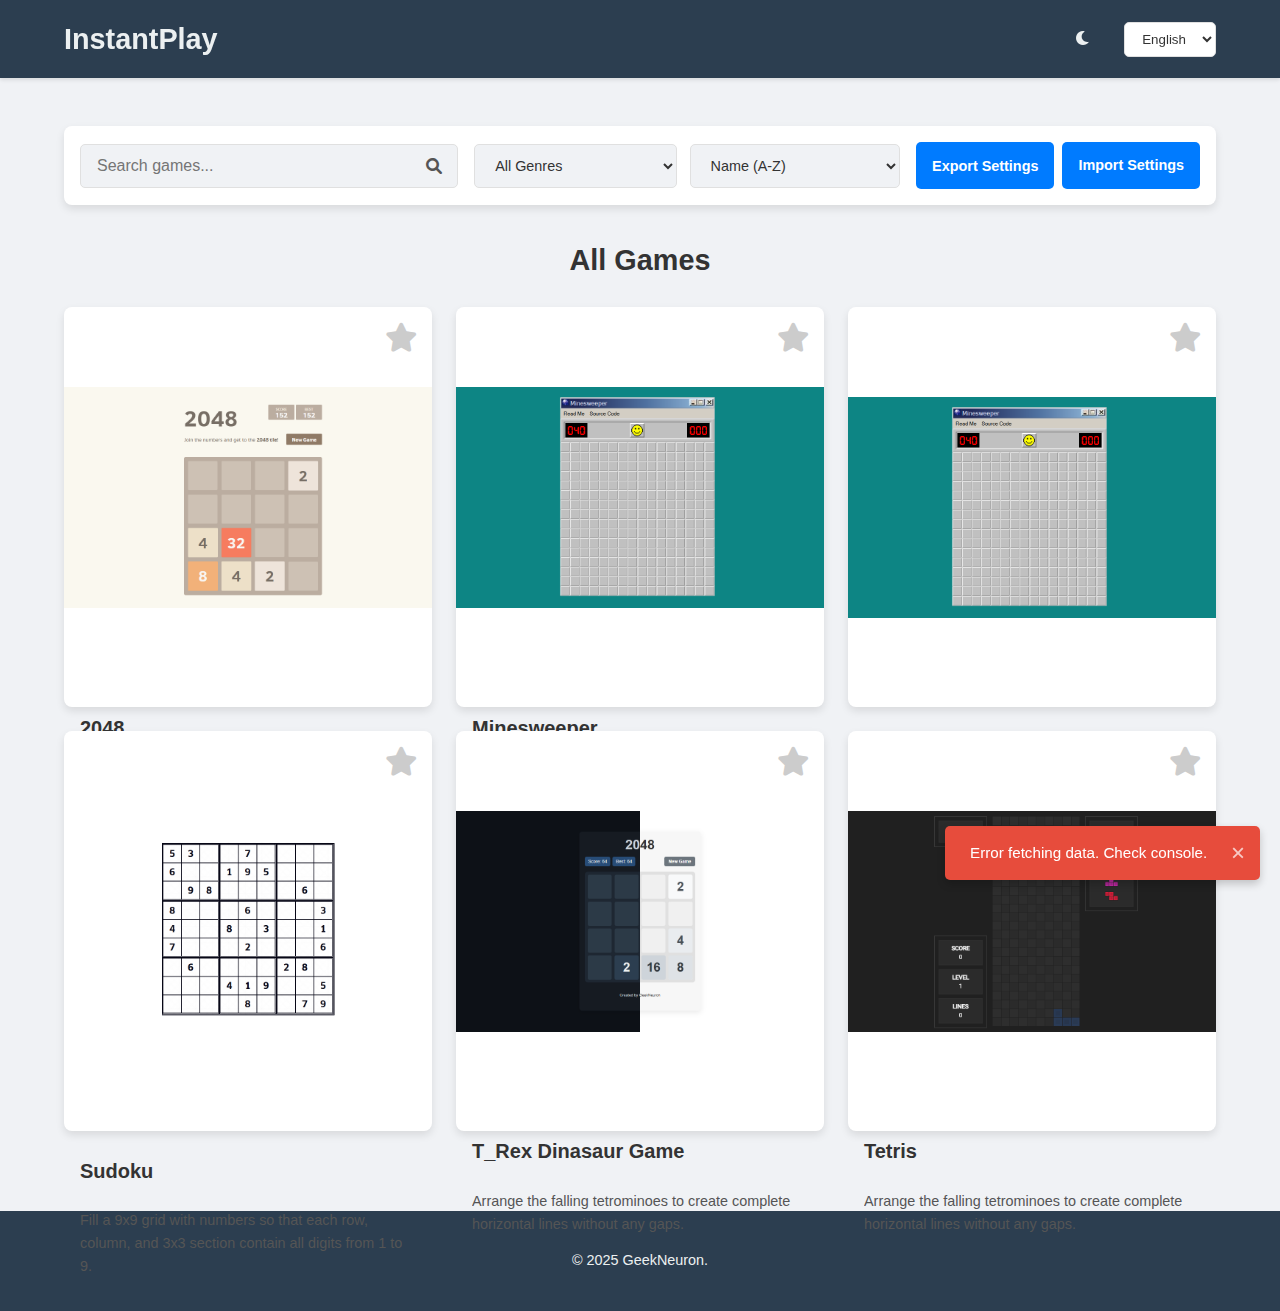
<file: index.html>
<!DOCTYPE html>
<html lang="en" dir="ltr">
<head>
    <meta charset="UTF-8">
    <meta name="viewport" content="width=device-width, initial-scale=1.0">
    <title data-translate-key="site_title">InstantPlay</title>
    <link rel="preconnect" href="https://fonts.googleapis.com">
    <link rel="preconnect" href="https://fonts.gstatic.com" crossorigin>
    <link href="https://fonts.googleapis.com/css2?family=Vazirmatn:wght@100..900&display=swap" rel="stylesheet"> 
    
    <link rel="stylesheet" href="style.css">
    <link rel="stylesheet" href="https://cdnjs.cloudflare.com/ajax/libs/font-awesome/6.0.0-beta3/css/all.min.css">
</head>
<body class="">

    <div id="loading-overlay" class="loading-overlay" style="display: none;">
        <div class="spinner"></div>
    </div>

    <div id="toast-container" class="toast-container"></div>

    <header>
        <div class="container">
            <h1 data-translate-key="site_title_header">InstantPlay</h1>
            <nav>
                <div class="settings-controls">
                    <button id="dark-mode-toggle" aria-label="Toggle Dark Mode" title="Toggle Dark Mode">
                        <i class="fas fa-moon"></i> <span data-translate-key="dark_mode_label" class="sr-only">Dark Mode</span>
                    </button>
                    <label for="language-select" data-translate-key="language_label" class="sr-only">Language:</label>
                    <select id="language-select" aria-label="Select language">
                        <option value="en">English</option>
                        <option value="fa">فارسی</option>
                    </select>
                </div>
            </nav>
        </div>
    </header>

    <main>
        <div class="container">
            <div class="toolbar">
                <div class="search-container">
                    <label for="search-input" class="sr-only" data-translate-key="search_label">Search Games</label>
                    <input type="text" id="search-input" placeholder="Search games..." data-translate-placeholder-key="search_placeholder">
                    <i class="fas fa-search search-icon" aria-hidden="true"></i>
                </div>
                <div class="filter-sort-controls">
                     <label for="genre-filter" data-translate-key="genre_label" class="sr-only">Genre:</label>
                     <select id="genre-filter" aria-label="Filter by genre">
                        <option value="all" data-translate-key="all_genres">All Genres</option>
                     </select>
                     <label for="sort-by" data-translate-key="sort_by_label" class="sr-only">Sort By:</label>
                     <select id="sort-by" aria-label="Sort games by">
                        <option value="name_asc" data-translate-key="sort_name_asc">Name (A-Z)</option>
                        <option value="name_desc" data-translate-key="sort_name_desc">Name (Z-A)</option>
                     </select>
                </div>
                <div class="backup-restore-controls">
                    <button id="export-settings-button" data-translate-key="export_settings_button">Export Settings</button>
                    <label for="import-settings-input" class="import-button-label" data-translate-key="import_settings_button" role="button" tabindex="0">Import Settings</label>
                    <input type="file" id="import-settings-input" accept=".json" style="display:none;">
                </div>
            </div>

            <section id="favorites-section" class="favorites-section" style="display:none;" aria-labelledby="favorites-title">
                <h2 id="favorites-title" data-translate-key="favorites_header">My Favorite Games</h2>
                <div id="favorites-list-container" class="game-grid">
                    </div>
                <hr class="favorites-separator" />
            </section>

            <h2 data-translate-key="all_games_header" id="all_games_main_header">All Games</h2>
            <div id="game-list-container" class="game-grid">
                <p id="no-games-found" style="display:none;" data-translate-key="no_games_found" role="status">No games found.</p>
            </div>
        </div>
    </main>

    <footer>
        <div class="container">
            <p data-translate-key="footer_text">© 2025 GeekNeuron.</p>
        </div>
    </footer>

    <script src="main.js"></script>
</body>
</html>
</file>
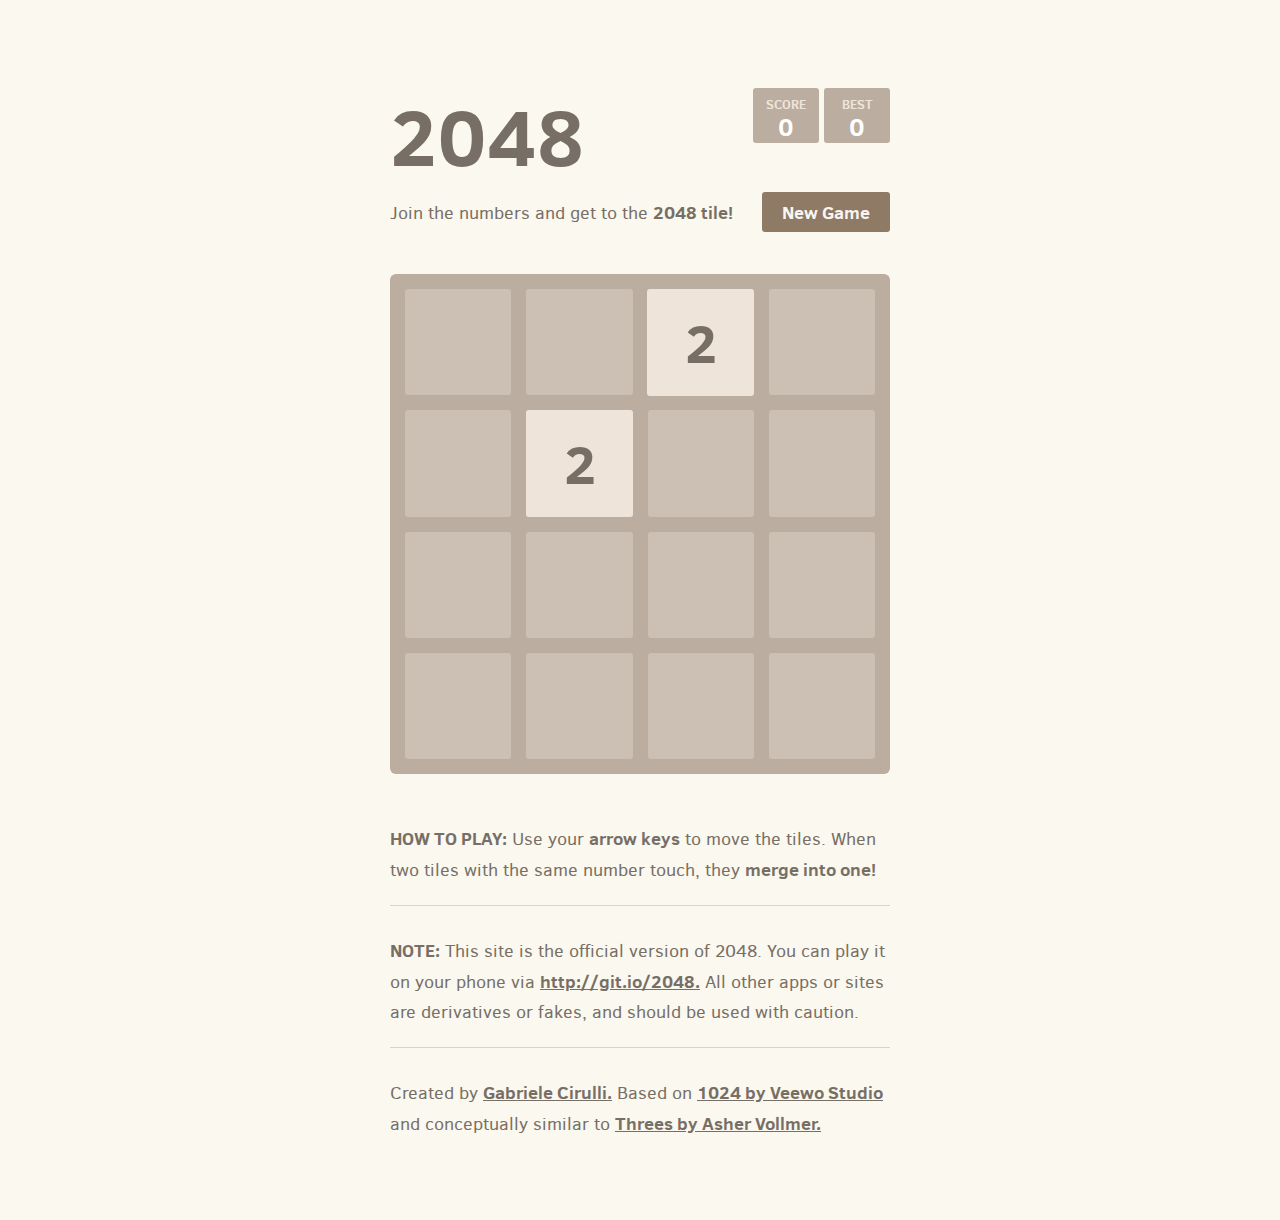
<file: games/2048/index.html>
<!DOCTYPE html>
<html>
<head>
  <meta charset="utf-8">
  <title>2048</title>

  <link href="style/main.css" rel="stylesheet" type="text/css">
  <link rel="shortcut icon" href="favicon.ico">
  <link rel="apple-touch-icon" href="meta/apple-touch-icon.png">
  <link rel="apple-touch-startup-image" href="meta/apple-touch-startup-image-640x1096.png" media="(device-width: 320px) and (device-height: 568px) and (-webkit-device-pixel-ratio: 2)"> <!-- iPhone 5+ -->
  <link rel="apple-touch-startup-image" href="meta/apple-touch-startup-image-640x920.png"  media="(device-width: 320px) and (device-height: 480px) and (-webkit-device-pixel-ratio: 2)"> <!-- iPhone, retina -->
  <meta name="apple-mobile-web-app-capable" content="yes">
  <meta name="apple-mobile-web-app-status-bar-style" content="black">

  <meta name="HandheldFriendly" content="True">
  <meta name="MobileOptimized" content="320">
  <meta name="viewport" content="width=device-width, target-densitydpi=160dpi, initial-scale=1.0, maximum-scale=1, user-scalable=no, minimal-ui">
</head>
<body>
  <div class="container">
    <div class="heading">
      <h1 class="title">2048</h1>
      <div class="scores-container">
        <div class="score-container">0</div>
        <div class="best-container">0</div>
      </div>
    </div>

    <div class="above-game">
      <p class="game-intro">Join the numbers and get to the <strong>2048 tile!</strong></p>
      <a class="restart-button">New Game</a>
    </div>

    <div class="game-container">
      <div class="game-message">
        <p></p>
        <div class="lower">
	        <a class="keep-playing-button">Keep going</a>
          <a class="retry-button">Try again</a>
        </div>
      </div>

      <div class="grid-container">
        <div class="grid-row">
          <div class="grid-cell"></div>
          <div class="grid-cell"></div>
          <div class="grid-cell"></div>
          <div class="grid-cell"></div>
        </div>
        <div class="grid-row">
          <div class="grid-cell"></div>
          <div class="grid-cell"></div>
          <div class="grid-cell"></div>
          <div class="grid-cell"></div>
        </div>
        <div class="grid-row">
          <div class="grid-cell"></div>
          <div class="grid-cell"></div>
          <div class="grid-cell"></div>
          <div class="grid-cell"></div>
        </div>
        <div class="grid-row">
          <div class="grid-cell"></div>
          <div class="grid-cell"></div>
          <div class="grid-cell"></div>
          <div class="grid-cell"></div>
        </div>
      </div>

      <div class="tile-container">

      </div>
    </div>

    <p class="game-explanation">
      <strong class="important">How to play:</strong> Use your <strong>arrow keys</strong> to move the tiles. When two tiles with the same number touch, they <strong>merge into one!</strong>
    </p>
    <hr>
    <p>
    <strong class="important">Note:</strong> This site is the official version of 2048. You can play it on your phone via <a href="http://git.io/2048">http://git.io/2048.</a> All other apps or sites are derivatives or fakes, and should be used with caution.
    </p>
    <hr>
    <p>
    Created by <a href="http://gabrielecirulli.com" target="_blank">Gabriele Cirulli.</a> Based on <a href="https://itunes.apple.com/us/app/1024!/id823499224" target="_blank">1024 by Veewo Studio</a> and conceptually similar to <a href="http://asherv.com/threes/" target="_blank">Threes by Asher Vollmer.</a>
    </p>
  </div>

  <script src="js/bind_polyfill.js"></script>
  <script src="js/classlist_polyfill.js"></script>
  <script src="js/animframe_polyfill.js"></script>
  <script src="js/keyboard_input_manager.js"></script>
  <script src="js/html_actuator.js"></script>
  <script src="js/grid.js"></script>
  <script src="js/tile.js"></script>
  <script src="js/local_storage_manager.js"></script>
  <script src="js/game_manager.js"></script>
  <script src="js/application.js"></script>
</body>
</html>
</file>
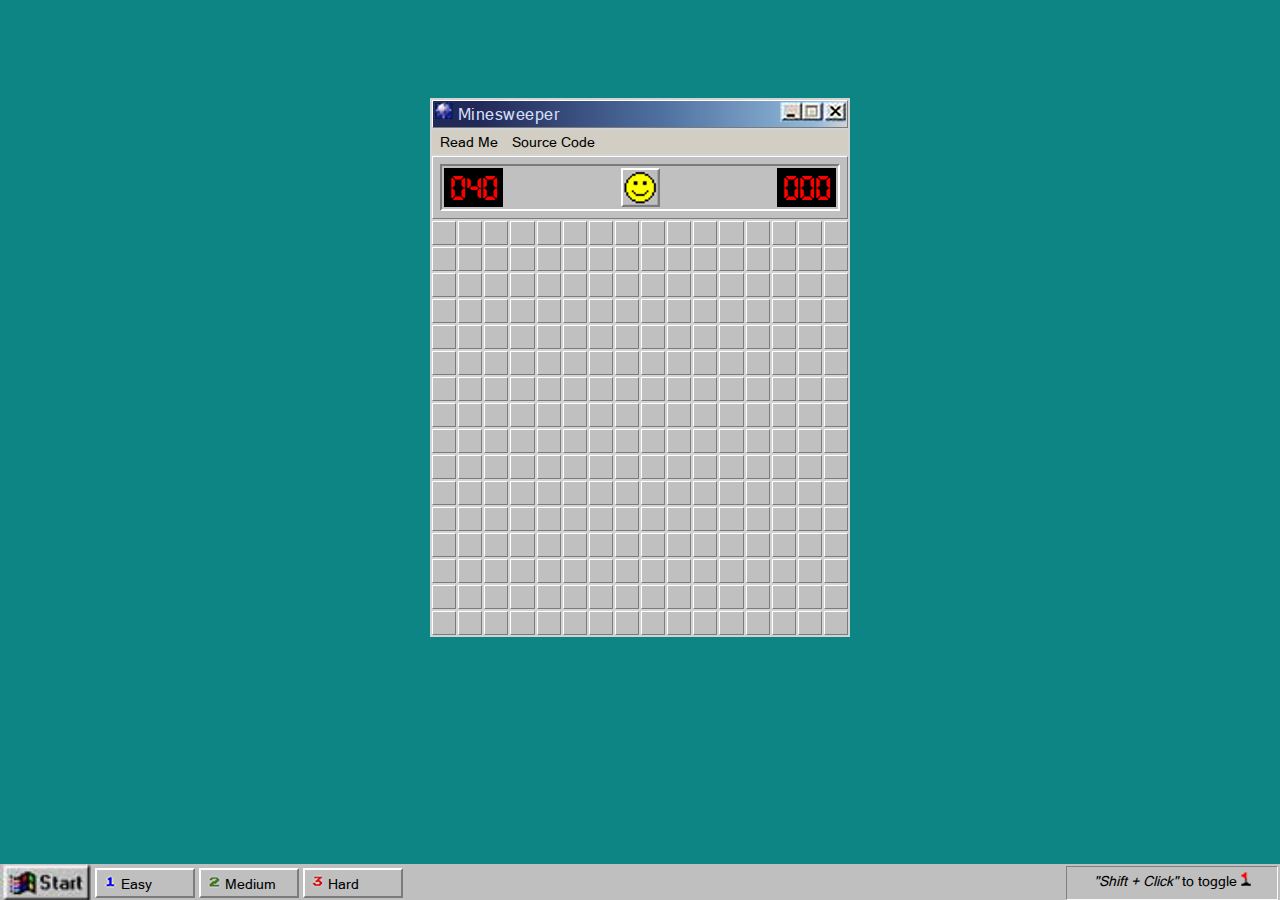
<file: games/minesweeper/index.html>
<!DOCTYPE html>
<html lang="en">
<head>
    <meta charset="UTF-8">
    <meta name="viewport" content="width=device-width, initial-scale=1.0">
    <meta http-equiv="X-UA-Compatible" content="ie=edge">
    <title>Minesweeper</title>
    <link rel="stylesheet" href="css/main.css">
    <script
    src="https://code.jquery.com/jquery-3.2.1.min.js"
    integrity="sha256-hwg4gsxgFZhOsEEamdOYGBf13FyQuiTwlAQgxVSNgt4="
    crossorigin="anonymous"></script>
</head>
<body>   
    <div class="flex-container">
        <div class="game-board">
            <br>
                <table id="board"></table>
        </div>
    </div>
        <section id="footer">
            <div id="start"><img src="images/start.png"></div>
            <div id="size-btns">
                <div id="size-btns"><button id="size-9"><img src="images/easy.png"> Easy</button></div> 
                <div id="size-btns"><button id="size-16"><img src="images/medium.png"> Medium</button></div> 
                <div id="size-btns"><button id="size-30"><img src="images/hard.png"> Hard</button></div>
            </div>
            <div id="clock"><em>"Shift + Click"</em></strong> to toggle <img src="images/flag.png"></div>
        </section>
    <script src="js/cell.js"></script>
    <script src="js/main.js"></script>
</body>
</html>
</file>
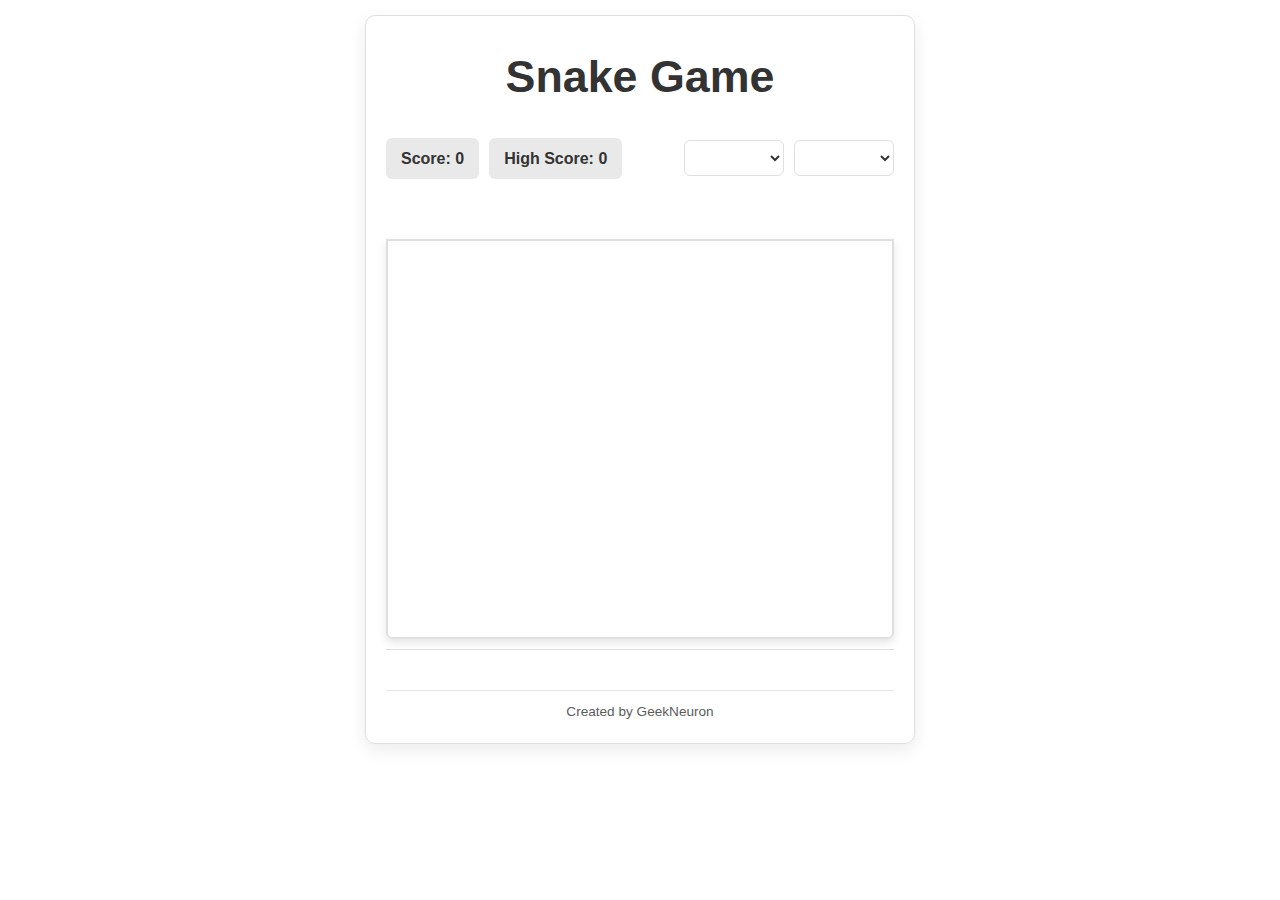
<file: games/snake/index.html>
<!DOCTYPE html>
<html lang="en">
<head>
    <meta charset="UTF-8">
    <meta name="viewport" content="width=550, user-scalable=yes">
    <title id="game-title-tag">Snake by GeekNeuron</title>
    <link rel="stylesheet" href="assets/css/style.css">
    <link rel="stylesheet" href="assets/css/light-theme.css" id="theme-link">
</head>
<body>
    <div class="page-wrapper">
        <header class="settings-box">
            <h1 id="page-title-clickable" class="game-title-header" title="Click to toggle theme">Snake Game</h1>
            <div class="controls-panel">
                <div class="scores-group-left">
                    <div class="score-box" id="current-score-box">Score: <span id="score">0</span></div>
                    <div class="score-box" id="high-score-box">High Score: <span id="highscore">0</span></div>
                </div>
                <div class="settings-selectors-right">
                    <div class="control-group">
                        <select id="difficulty-select" name="difficulty" aria-label="Select Difficulty"></select>
                    </div>
                    <div class="control-group">
                        <select id="mode-select" name="mode" aria-label="Select Game Mode"></select>
                    </div>
                </div>
            </div>
            <div class="game-container">
                <div class="game-header-combo">
                    <div class="combo-container">
                        <span id="combo-display" style="visibility: hidden;"></span>
                    </div>
                </div>
                <canvas id="gameCanvas"></canvas>
            </div>
            <div id="game-legend" class="game-legend">
                <div class="legend-items-container"></div>
            </div>
            <footer>
                <p>Created by GeekNeuron</p>
            </footer>
        </header>
    </div>
    <div id="achievement-notification" class="achievement-popup"></div>
    <div id="legend-info-bubble" class="legend-info-bubble" style="display: none; position: absolute;">
        <div class="bubble-arrow"></div>
        <strong id="bubble-title" class="bubble-title">Item Name</strong>
        <p id="bubble-description" class="bubble-description">Item description here.</p>
    </div>
    <script src="assets/js/main.js" type="module"></script>
</body>
</html>
</file>
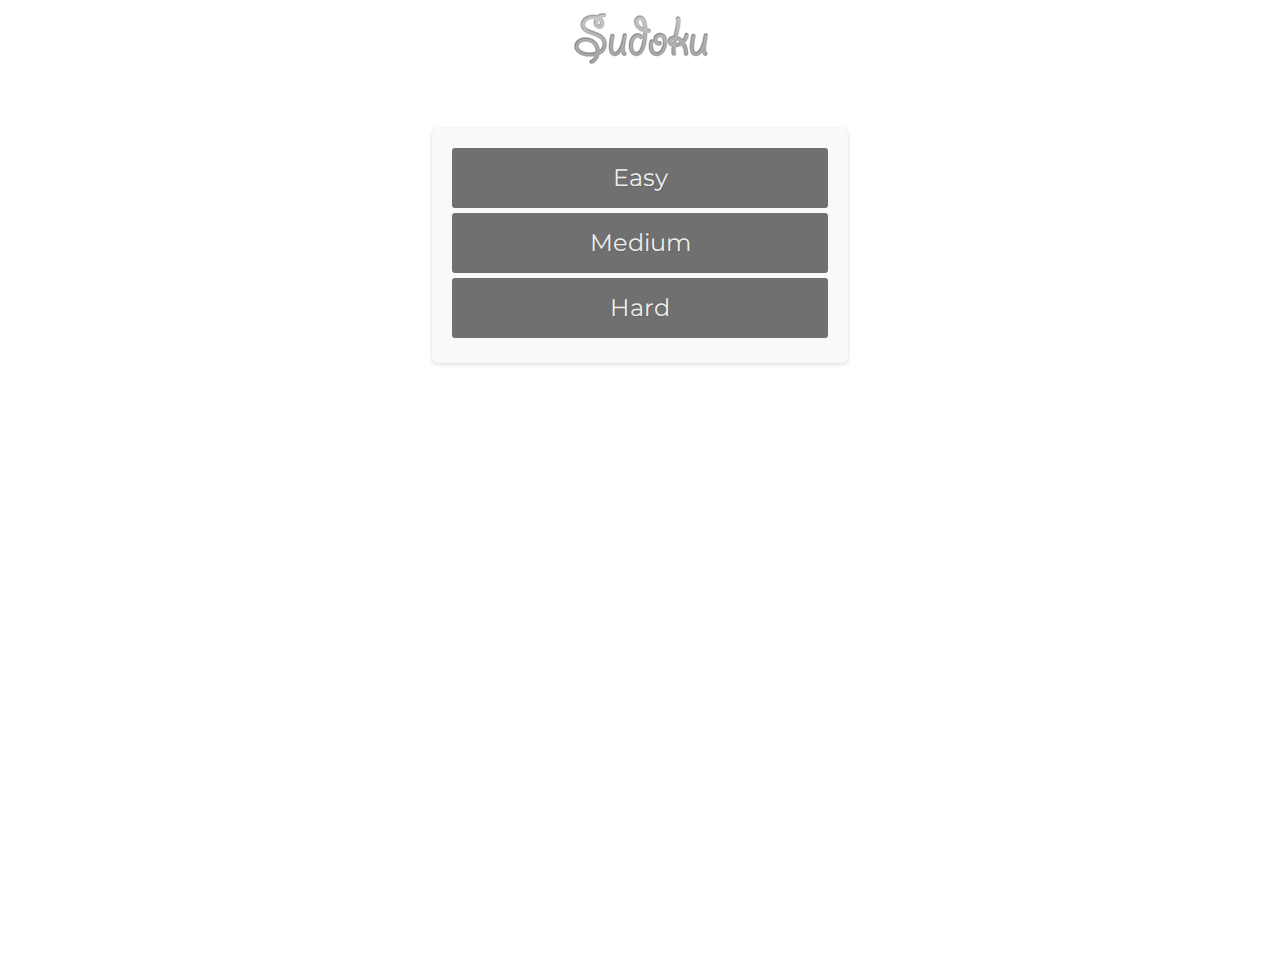
<file: games/sudoku/index.html>
<!DOCTYPE html>
<html>
  <head>
    <title>Sudoku Game</title>
   
    <meta name="description" content="A simple Sudoku Game using HTML, CSS, and Javascript"/>
	<meta http-equiv="content-type" content="text/html; charset=utf-8" />
	<meta name="viewport" content="width=device-width, initial-scale=1.0, maximum-scale=1" />
	<meta name="author" content="Krunal Patel" />
	
	<link rel="stylesheet" href="http://fonts.googleapis.com/css?family=Montserrat"/>
    <link rel="stylesheet" href="css/sudoku.css" />
    
    <script src="http://ajax.googleapis.com/ajax/libs/jquery/1.11.1/jquery.min.js"></script>
  	<script type="text/javascript" src="js/sudoku.js" ></script>
  	<script type="text/javascript">
  		$(document).ready(function () {
  			$(".sudoku-game").sudoku({});
  		});
  	</script>
  
  </head>
  <body>
	<div class="sudoku-bk">
		<div class="sudoku-game"></div>
	</div>
  </body>
</html>
</file>
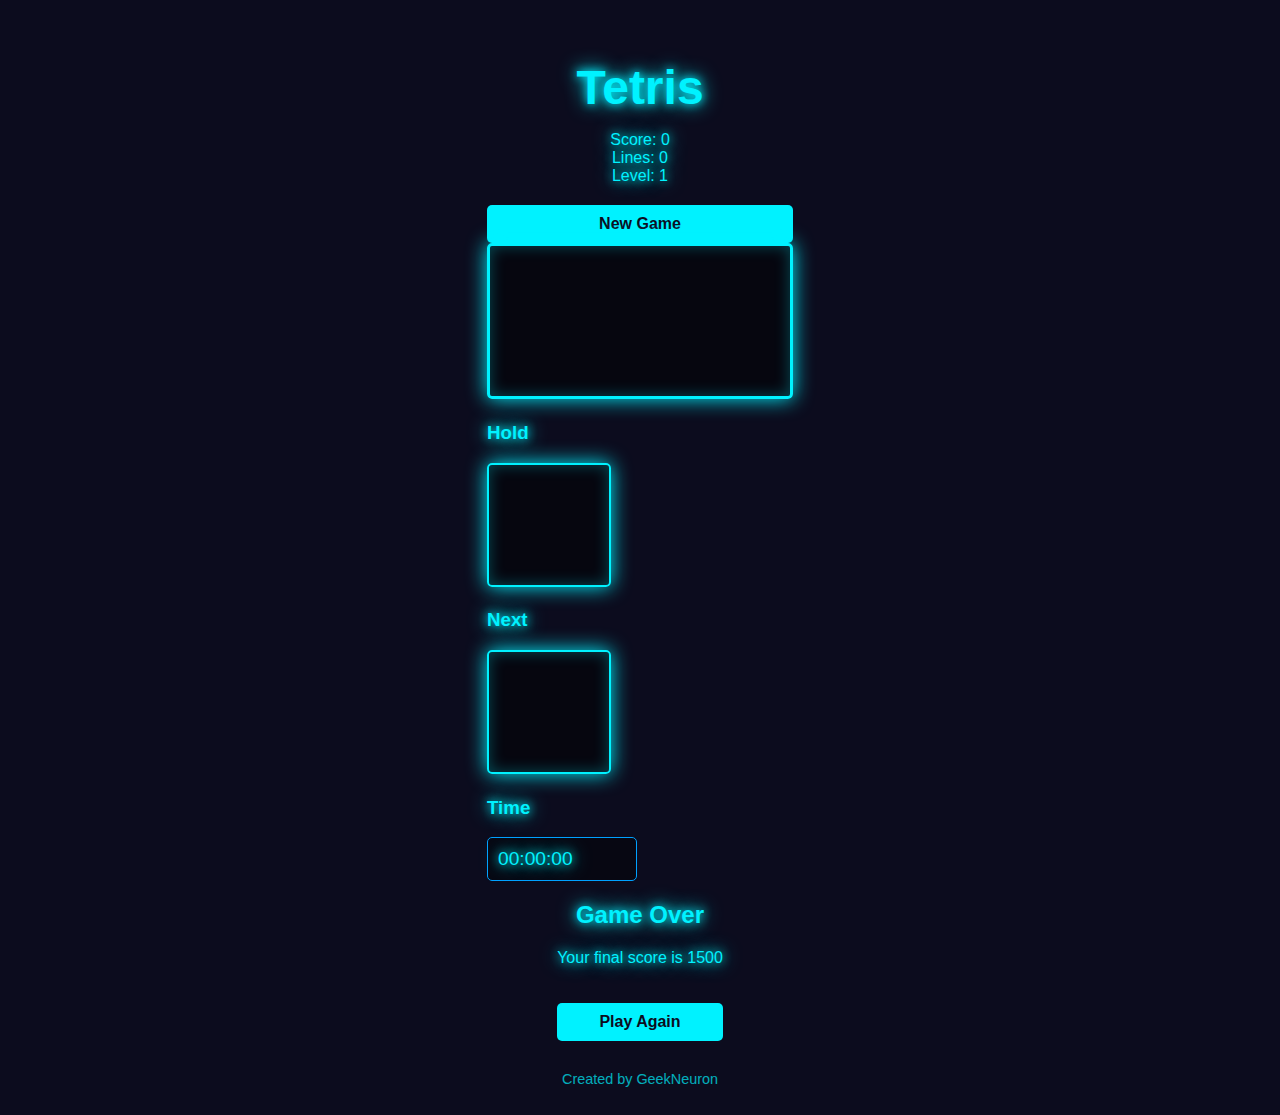
<file: games/tetris/index.html>
<!DOCTYPE html>
<html lang="en" dir="ltr">
<head>
    <meta charset="UTF-8">
    <meta name="viewport" content="width=550, user-scalable=yes">    <title>Tetris by GeekNeuron</title>
    <link href="https://fonts.googleapis.com/css2?family=Vazirmatn:wght@400;700&display=swap" rel="stylesheet">
    <link rel="stylesheet" href="style.css">
</head>
<body>
    <div class="container">
        <header>
            <h1>Tetris</h1>
            <div class="game-controls-wrapper">
                <div class="scores-container">
                    <div class="score-box">Score: <span id="score">0</span></div>
                    <div class="score-box">Lines: <span id="lines">0</span></div>
                    <div class="score-box">Level: <span id="level">1</span></div>
                </div>
                <button id="new-game-button" class="btn">New Game</button>
            </div>
        </header>

        <main class="game-area">
            <canvas id="tetris-canvas"></canvas>
            <div class="side-panel">
                <div class="side-panel-top">
                    <div id="hold-box" class="side-box">
                        <h3>Hold</h3>
                        <canvas id="hold-canvas"></canvas>
                    </div>
                    <div class="side-box">
                        <h3>Next</h3>
                        <canvas id="next-canvas"></canvas>
                    </div>
                </div>
                <div id="timer-box" class="side-box">
                    <h3>Time</h3>
                    <p id="timer">00:00:00</p>
                </div>
            </div>
        </main>
    </div>
    
    <div id="modal-overlay" class="modal-overlay">
        <div class="modal-content">
            <h2 id="modal-title">Game Over</h2>
            <p id="modal-text">Your final score is 1500</p>
            <div class="modal-actions">
                 <button id="modal-button" class="btn btn-primary">Play Again</button>
            </div>
        </div>
    </div>
    
    <footer>Created by GeekNeuron</footer>

    <script src="js/constants.js"></script>
    <script src="js/piece.js"></script>
    <script src="js/board.js"></script>
    <script src="js/game.js"></script>
    <script src="js/main.js"></script>
</body>
</html>
</file>
<file: style.css>
/* General Styles */
:root {
    /* Light Theme (Default) */
    --primary-bg: #f0f2f5;        
    --secondary-bg: #ffffff;      
    --text-color: #333333;        
    --text-muted-color: #555555; 
    --accent-color: #007bff;      /* رنگ تاکید اصلی تم روشن (آبی) */
    --accent-hover-color: #0056b3;/* رنگ تاکید هاور تم روشن */
    --header-bg: #2c3e50;         
    --header-text-color: #ecf0f1;
    --card-shadow: 0 4px 8px rgba(0,0,0,0.1);
    --card-hover-shadow: 0 6px 12px rgba(0,0,0,0.15);
    --card-selected-shadow: 0 8px 16px rgba(0,0,0,0.2);
    --border-color: #e0e0e0;      
    --button-bg: var(--accent-color); 
    --button-text-color: #ffffff; 
    --star-color: #f1c40f;        
    --icon-color: var(--text-muted-color);
    --toast-success-bg: #2ecc71; 
    --toast-error-bg: #e74c3c;   
    --toast-info-bg: #3498db;    
    --toast-text-color: #ffffff;
    --thumbnail-bg: #e9ecef;      
}

body {
    font-family: -apple-system, BlinkMacSystemFont, "Segoe UI", Roboto, Helvetica, Arial, sans-serif, "Apple Color Emoji", "Segoe UI Emoji", "Segoe UI Symbol";
    line-height: 1.6; 
    margin: 0;
    padding: 0;
    background-color: var(--primary-bg);
    color: var(--text-color);
    transition: background-color 0.3s ease, color 0.3s ease;
}

html[dir="rtl"] body {
    font-family: 'Vazirmatn', -apple-system, BlinkMacSystemFont, "Segoe UI", Roboto, Helvetica, Arial, sans-serif, "Apple Color Emoji", "Segoe UI Emoji", "Segoe UI Symbol";
    line-height: 1.75; 
}
html[dir="rtl"] input,
html[dir="rtl"] select,
html[dir="rtl"] button,
html[dir="rtl"] textarea {
    font-family: 'Vazirmatn', sans-serif;
}

/* === Custom Dark Blue Theme === */
body.dark-mode {
    --primary-bg: #0d1117;          
    --secondary-bg: #161b22;         
    --text-color: #c9d1d9;           
    --text-muted-color: #8892b0;    
    
    --header-bg: #0a0f14;            
    --header-text-color: #c9d1d9;    
    
    --border-color: #222b38; /* Slightly lighter for dark mode visibility */         
    
    --star-color: #f1c40f;           
    --icon-color: #8892b0;           

    --toast-success-bg: #1e6a40;     
    --toast-error-bg: #a32a33;       
    --toast-info-bg: #1d588f;        
    --toast-text-color: #c9d1d9;     

    --thumbnail-bg: #1e2732;         

    --card-shadow: 0 4px 10px rgba(0,0,0,0.5);
    --card-hover-shadow: 0 6px 15px rgba(0,0,0,0.6);
    --card-selected-shadow: 0 8px 20px rgba(0,0,0,0.7);
}

/* --- STYLES FOR SPECIFIC BUTTONS IN DARK MODE --- */
body.dark-mode .backup-restore-controls button,
body.dark-mode .import-button-label {
    background-color: var(--accent-color) !important; 
    color: var(--button-text-color) !important;       
    border: 1px solid var(--accent-color);        
}
body.dark-mode .backup-restore-controls button:hover,
body.dark-mode .import-button-label:hover {
    background-color: var(--accent-hover-color) !important;
}

body.dark-mode .lets-play-button {
    background-color: #3282b8 !important; 
    color: #ffffff !important;            
}
body.dark-mode .lets-play-button:hover {
    background-color: #1d4357 !important; 
}

body.modal-open { /* Although modal for game details is removed, this class might be used for other modals if any */
    overflow: hidden; 
}

.container {
    width: 90%;
    max-width: 1300px;
    margin: 0 auto;
    padding: 0 15px;
}

.sr-only {
    position: absolute;
    width: 1px;
    height: 1px;
    padding: 0;
    margin: -1px;
    overflow: hidden;
    clip: rect(0, 0, 0, 0);
    white-space: nowrap;
    border: 0;
}

header {
    background-color: var(--header-bg);
    color: var(--header-text-color);
    padding: 1rem 0;
    box-shadow: 0 2px 4px rgba(0,0,0,0.1);
    position: sticky;
    top: 0;
    z-index: 1000;
}
body.dark-mode header { 
    box-shadow: 0 2px 4px rgba(0,0,0,0.4); 
}

header .container {
    display: flex;
    justify-content: space-between;
    align-items: center;
    flex-wrap: wrap; 
}

header h1 {
    margin: 0;
    font-size: 1.8rem;
    user-select: none;
}

.settings-controls {
    display: flex;
    align-items: center;
    gap: 1rem;
}

.settings-controls select,
.settings-controls button {
    padding: 0.5rem 0.8rem;
    border-radius: 5px;
    border: 1px solid var(--border-color);
    background-color: var(--secondary-bg); 
    color: var(--text-color); 
    cursor: pointer;
    transition: background-color 0.2s ease, border-color 0.2s ease;
}
.settings-controls button { 
    background-color: transparent;
    border: none;
    color: var(--header-text-color); 
    font-size: 1rem;
}
.settings-controls button .fas {
    margin-right: 0.3em;
}
html[dir="rtl"] .settings-controls button .fas {
    margin-right: 0;
    margin-left: 0.3em;
}
.settings-controls select:hover,
.settings-controls button:hover {
    border-color: var(--accent-color); 
}

.toolbar {
    display: flex;
    flex-wrap: wrap;
    justify-content: space-between;
    align-items: center;
    margin: 2rem 0;
    gap: 1rem;
    padding: 1rem;
    background-color: var(--secondary-bg);
    border-radius: 8px;
    box-shadow: var(--card-shadow);
}
.search-container {
    position: relative;
    display: flex;
    align-items: center;
    flex-grow: 1;
    min-width: 220px;
}

#search-input {
    width: 100%;
    padding: 0.75rem 1rem;
    padding-right: 2.5rem; 
    border: 1px solid var(--border-color);
    border-radius: 5px;
    font-size: 1rem;
    background-color: var(--primary-bg); 
    color: var(--text-color);
}
#search-input:focus {
    outline: none;
    border-color: var(--accent-color);
    box-shadow: 0 0 0 2px rgba(0, 123, 255, 0.25);
}

.search-icon {
    position: absolute;
    right: 1rem;
    color: var(--icon-color);
}
html[dir="rtl"] .search-icon {
    right: auto;
    left: 1rem;
}
html[dir="rtl"] #search-input {
    padding-left: 2.5rem;
    padding-right: 1rem;
}

.filter-sort-controls {
    display: flex;
    flex-wrap: wrap; 
    gap: 0.8rem;
    flex-grow: 1; 
    justify-content: center; 
}
.filter-sort-controls select {
    padding: 0.75rem 1rem;
    border: 1px solid var(--border-color);
    border-radius: 5px;
    font-size: 0.9rem;
    background-color: var(--primary-bg); 
    color: var(--text-color);
    cursor: pointer;
    flex-grow: 1; 
    min-width: 150px; 
}

.backup-restore-controls {
    display: flex;
    gap: 0.5rem;
    flex-shrink: 0; 
}
.backup-restore-controls button,
.import-button-label {
    padding: 0.75rem 1rem;
    background-color: var(--button-bg); 
    color: var(--button-text-color); 
    border: none;
    border-radius: 5px;
    cursor: pointer;
    font-weight: bold;
    transition: background-color 0.2s ease;
    font-size: 0.9rem;
    text-align: center;
    white-space: nowrap; 
}
.backup-restore-controls button:hover,
.import-button-label:hover {
    background-color: var(--accent-hover-color);
}

main { padding: 1rem 0 2rem 0; }
main h2 { margin-top: 2rem; margin-bottom: 1.5rem; font-size: 1.8rem; color: var(--text-color); text-align: center; }
#all_games_main_header { margin-top: 1rem; }
.favorites-section h2 { margin-top: 0.5rem; }
.favorites-separator { border: 0; height: 1px; background-color: var(--border-color); margin: 2rem auto; width: 80%; }
.game-grid { display: grid; grid-template-columns: repeat(auto-fit, minmax(280px, 1fr)); gap: 1.5rem; }

.game-card { 
    background-color: var(--secondary-bg); 
    border-radius: 8px; 
    box-shadow: var(--card-shadow); 
    overflow: visible; 
    display: flex; 
    flex-direction: column; 
    transition: transform 0.2s ease-in-out, box-shadow 0.2s ease-in-out; 
    position: relative; 
    cursor: pointer; 
}
.game-card:hover { 
    transform: translateY(-5px) scale(1.01); 
    box-shadow: var(--card-hover-shadow); 
}
.game-card.selected {
    transform: translateY(-5px) scale(1.03); 
    box-shadow: var(--card-selected-shadow); 
    border: 2px solid var(--accent-color); 
}
body.dark-mode .game-card.selected {
    border: 2px solid #3282b8; 
}

.game-card-inner-content { 
    flex-grow: 1;
    display: flex;
    flex-direction: column;
}

/* === MODIFIED THUMBNAIL STYLES === */
.thumbnail-container { 
    width: 100%;
    height: 180px; 
    background-color: var(--thumbnail-bg); 
    display: flex;
    align-items: center;
    justify-content: center;
    overflow: hidden; /* Important for clipping image to border-radius */
    border: 1px solid var(--border-color); /* Full frame */
    border-radius: 8px; /* Rounded corners (matched to card radius) */
    box-sizing: border-box; /* Border is inside the 100% width and 180px height */
}
.game-card .thumbnail { 
    width: 100%; 
    height: 100%; 
    object-fit: contain; /* Ensures whole image is visible, respects aspect ratio */
}
/* === END OF MODIFIED THUMBNAIL STYLES === */

.game-card-content { padding: 1rem; flex-grow: 1; display: flex; flex-direction: column; }
.game-card-content h3 { margin-top: 0; margin-bottom: 0.5rem; font-size: 1.25rem; color: var(--text-color); }
.game-card-content p.description { 
    font-size: 0.9rem; 
    color: var(--text-muted-color); 
    margin-bottom: 1rem; 
    flex-grow: 1; 
    min-height: 50px;
    /* Text truncation */
    display: -webkit-box;
    -webkit-line-clamp: 3; 
    -webkit-box-orient: vertical;
    overflow: hidden;
    text-overflow: ellipsis;
}
.favorite-button { 
    position: absolute; 
    top: 10px; 
    right: 10px; 
    background: none; 
    border: none; 
    color: #ccc; 
    font-size: 1.8rem; 
    cursor: pointer; 
    padding: 5px; 
    z-index: 10; 
    transition: color 0.2s ease, transform 0.2s ease; 
}
html[dir="rtl"] .favorite-button { 
    right: auto; 
    left: 10px; 
}
.favorite-button.is-favorite { 
    color: var(--star-color); 
}
.favorite-button:hover { 
    transform: scale(1.2); 
}

.lets-play-button-container {
    text-align: center;
    padding: 0.5rem 1rem 1rem 1rem; 
}
.lets-play-button { 
    display: inline-block;
    padding: 0.75rem 1.5rem;
    background-color: var(--accent-color); 
    color: var(--button-text-color);     
    text-decoration: none;
    border-radius: 5px;
    font-weight: bold;
    transition: background-color 0.2s ease, transform 0.1s ease;
    border: none;
    cursor: pointer;
}
.lets-play-button:hover {
    background-color: var(--accent-hover-color); 
    transform: scale(1.05);
}
.lets-play-button:active {
    transform: scale(0.98);
}

#no-games-found { grid-column: 1 / -1; text-align: center; font-size: 1.2rem; color: var(--text-muted-color); padding: 2rem; }
footer { background-color: var(--header-bg); color: var(--header-text-color); text-align: center; padding: 1.5rem 0; margin-top: 3rem; font-size: 0.9rem; }

.loading-overlay { position: fixed; top: 0; left: 0; width: 100%; height: 100%; background-color: rgba(0, 0, 0, 0.7); display: flex; justify-content: center; align-items: center; z-index: 9999; }
body.dark-mode .loading-overlay { background-color: rgba(13, 17, 23, 0.8); } 
.spinner { border: 8px solid var(--secondary-bg); border-top: 8px solid var(--accent-color); border-radius: 50%; width: 60px; height: 60px; animation: spin 1s linear infinite; }
@keyframes spin { 0% { transform: rotate(0deg); } 100% { transform: rotate(360deg); } }

.toast-container { 
    position: fixed; 
    bottom: 20px; 
    right: 20px; 
    z-index: 1050; 
    display: flex; 
    flex-direction: column; 
    gap: 10px; 
    max-width: 350px; 
}
html[dir="rtl"] .toast-container { 
    right: auto; 
    left: 20px; 
}
.toast { 
    background-color: var(--toast-info-bg); 
    color: var(--toast-text-color); 
    padding: 15px 25px; 
    border-radius: 5px; 
    box-shadow: 0 4px 8px rgba(0, 0, 0, 0.2); 
    opacity: 0; 
    transform: translateY(20px); 
    transition: opacity 0.3s ease, transform 0.3s ease; 
    min-width: 250px; 
    position: relative; 
    padding-right: 40px; 
    font-size: 0.95rem;
}
html[dir="rtl"] .toast { 
    transform: translateY(20px); /* Adjusted for consistency, original had translateX(-100%) */
    padding-right: 15px; 
    padding-left: 40px; 
}
.toast.show { 
    opacity: 1; 
    transform: translateY(0); 
}

.toast.success { background-color: var(--toast-success-bg); }
.toast.error { background-color: var(--toast-error-bg); }

.toast-close-button { 
    position: absolute; 
    top: 50%; 
    transform: translateY(-50%);
    right: 10px; 
    background: none; 
    border: none; 
    color: inherit; 
    font-size: 1.5rem; 
    cursor: pointer; 
    line-height: 1; 
    opacity: 0.7; 
    padding: 5px; 
}
html[dir="rtl"] .toast-close-button { 
    right: auto; 
    left: 10px; 
}
.toast-close-button:hover { opacity: 1; }

.modal { display: none !important; } 

#dark-mode-toggle .fa-sun { display: none; } 
body.dark-mode #dark-mode-toggle .fa-moon { display: none; } 
body.dark-mode #dark-mode-toggle .fa-sun { display: inline-block; } 

/* --- Media Queries for Mobile Refinements --- */
@media (max-width: 768px) {
    header .container {} 
    header h1 { font-size: 1.6rem; }
    .settings-controls { gap: 0.75rem; }
    .settings-controls select, .settings-controls button { padding: 0.4rem 0.7rem; font-size: 0.9rem; }
    .toolbar { flex-direction: column; align-items: stretch; gap: 0.8rem; }
    .search-container, .filter-sort-controls, .backup-restore-controls { width: 100%; }
    .filter-sort-controls { flex-direction: column; gap: 0.5rem; }
    .filter-sort-controls select { width: 100%; }
    .backup-restore-controls { justify-content: center; }
    .game-grid { grid-template-columns: repeat(auto-fit, minmax(260px, 1fr)); gap: 1rem; }
    .game-card-content h3 { font-size: 1.15rem; }
    .game-card-content p.description { font-size: 0.85rem; min-height: 40px; -webkit-line-clamp: 2; } 
    .favorite-button { font-size: 1.6rem; top: 8px; right: 8px; }
    html[dir="rtl"] .favorite-button { right: auto; left: 8px; }
    .game-card.selected { transform: translateY(-3px) scale(1.02); }
    .lets-play-button { padding: 0.6rem 1.2rem; font-size: 0.9rem; }
}

@media (max-width: 480px) {
    .container { width: 95%; padding: 0 10px; }
    header h1 { font-size: 1.3rem; margin-bottom: 0.5rem; text-align:center; width:100%;} 
    header .container { flex-direction: column; align-items: center; text-align: center; } 
    .settings-controls { justify-content: center; width: 100%; margin-top: 0.5rem; } 
    
    #search-input, .filter-sort-controls select, .backup-restore-controls button, .import-button-label { font-size: 0.9rem; padding: 0.6rem 0.8rem; }
    
    .game-grid { grid-template-columns: 1fr; gap: 1rem; }
    
    /* === MODIFIED THUMBNAIL HEIGHT FOR MOBILE === */
    .thumbnail-container { 
        height: 180px; /* Changed from 160px to 180px for consistency */
    }
    /* === END OF MODIFIED THUMBNAIL HEIGHT FOR MOBILE === */

    .game-card-content h3 { font-size: 1.1rem; }
    .game-card-content p.description { min-height: auto; font-size: 0.8rem; -webkit-line-clamp: 2; } 
    .lets-play-button { width: calc(100% - 2rem); margin: 0.5rem auto 0 auto; } 
    
    .toast-container { 
        width: calc(100% - 20px); 
        right: 10px; 
        left: 10px; 
        bottom: 10px; 
        top: auto; 
        align-items: center; 
    }
    html[dir="rtl"] .toast-container {} 
    .toast { 
        min-width: 0; 
        width: 100%; 
        max-width: 350px; 
    }
}
</file>
<file: games/2048/style/main.css>
@import url(fonts/clear-sans.css);
html, body {
  margin: 0;
  padding: 0;
  background: #faf8ef;
  color: #776e65;
  font-family: "Clear Sans", "Helvetica Neue", Arial, sans-serif;
  font-size: 18px; }

body {
  margin: 80px 0; }

.heading:after {
  content: "";
  display: block;
  clear: both; }

h1.title {
  font-size: 80px;
  font-weight: bold;
  margin: 0;
  display: block;
  float: left; }

@-webkit-keyframes move-up {
  0% {
    top: 25px;
    opacity: 1; }

  100% {
    top: -50px;
    opacity: 0; } }
@-moz-keyframes move-up {
  0% {
    top: 25px;
    opacity: 1; }

  100% {
    top: -50px;
    opacity: 0; } }
@keyframes move-up {
  0% {
    top: 25px;
    opacity: 1; }

  100% {
    top: -50px;
    opacity: 0; } }
.scores-container {
  float: right;
  text-align: right; }

.score-container, .best-container {
  position: relative;
  display: inline-block;
  background: #bbada0;
  padding: 15px 25px;
  font-size: 25px;
  height: 25px;
  line-height: 47px;
  font-weight: bold;
  border-radius: 3px;
  color: white;
  margin-top: 8px;
  text-align: center; }
  .score-container:after, .best-container:after {
    position: absolute;
    width: 100%;
    top: 10px;
    left: 0;
    text-transform: uppercase;
    font-size: 13px;
    line-height: 13px;
    text-align: center;
    color: #eee4da; }
  .score-container .score-addition, .best-container .score-addition {
    position: absolute;
    right: 30px;
    color: red;
    font-size: 25px;
    line-height: 25px;
    font-weight: bold;
    color: rgba(119, 110, 101, 0.9);
    z-index: 100;
    -webkit-animation: move-up 600ms ease-in;
    -moz-animation: move-up 600ms ease-in;
    animation: move-up 600ms ease-in;
    -webkit-animation-fill-mode: both;
    -moz-animation-fill-mode: both;
    animation-fill-mode: both; }

.score-container:after {
  content: "Score"; }

.best-container:after {
  content: "Best"; }

p {
  margin-top: 0;
  margin-bottom: 10px;
  line-height: 1.65; }

a {
  color: #776e65;
  font-weight: bold;
  text-decoration: underline;
  cursor: pointer; }

strong.important {
  text-transform: uppercase; }

hr {
  border: none;
  border-bottom: 1px solid #d8d4d0;
  margin-top: 20px;
  margin-bottom: 30px; }

.container {
  width: 500px;
  margin: 0 auto; }

@-webkit-keyframes fade-in {
  0% {
    opacity: 0; }

  100% {
    opacity: 1; } }
@-moz-keyframes fade-in {
  0% {
    opacity: 0; }

  100% {
    opacity: 1; } }
@keyframes fade-in {
  0% {
    opacity: 0; }

  100% {
    opacity: 1; } }
.game-container {
  margin-top: 40px;
  position: relative;
  padding: 15px;
  cursor: default;
  -webkit-touch-callout: none;
  -ms-touch-callout: none;
  -webkit-user-select: none;
  -moz-user-select: none;
  -ms-user-select: none;
  -ms-touch-action: none;
  touch-action: none;
  background: #bbada0;
  border-radius: 6px;
  width: 500px;
  height: 500px;
  -webkit-box-sizing: border-box;
  -moz-box-sizing: border-box;
  box-sizing: border-box; }
  .game-container .game-message {
    display: none;
    position: absolute;
    top: 0;
    right: 0;
    bottom: 0;
    left: 0;
    background: rgba(238, 228, 218, 0.5);
    z-index: 100;
    text-align: center;
    -webkit-animation: fade-in 800ms ease 1200ms;
    -moz-animation: fade-in 800ms ease 1200ms;
    animation: fade-in 800ms ease 1200ms;
    -webkit-animation-fill-mode: both;
    -moz-animation-fill-mode: both;
    animation-fill-mode: both; }
    .game-container .game-message p {
      font-size: 60px;
      font-weight: bold;
      height: 60px;
      line-height: 60px;
      margin-top: 222px; }
    .game-container .game-message .lower {
      display: block;
      margin-top: 59px; }
    .game-container .game-message a {
      display: inline-block;
      background: #8f7a66;
      border-radius: 3px;
      padding: 0 20px;
      text-decoration: none;
      color: #f9f6f2;
      height: 40px;
      line-height: 42px;
      margin-left: 9px; }
      .game-container .game-message a.keep-playing-button {
        display: none; }
    .game-container .game-message.game-won {
      background: rgba(237, 194, 46, 0.5);
      color: #f9f6f2; }
      .game-container .game-message.game-won a.keep-playing-button {
        display: inline-block; }
    .game-container .game-message.game-won, .game-container .game-message.game-over {
      display: block; }

.grid-container {
  position: absolute;
  z-index: 1; }

.grid-row {
  margin-bottom: 15px; }
  .grid-row:last-child {
    margin-bottom: 0; }
  .grid-row:after {
    content: "";
    display: block;
    clear: both; }

.grid-cell {
  width: 106.25px;
  height: 106.25px;
  margin-right: 15px;
  float: left;
  border-radius: 3px;
  background: rgba(238, 228, 218, 0.35); }
  .grid-cell:last-child {
    margin-right: 0; }

.tile-container {
  position: absolute;
  z-index: 2; }

.tile, .tile .tile-inner {
  width: 107px;
  height: 107px;
  line-height: 107px; }
.tile.tile-position-1-1 {
  -webkit-transform: translate(0px, 0px);
  -moz-transform: translate(0px, 0px);
  -ms-transform: translate(0px, 0px);
  transform: translate(0px, 0px); }
.tile.tile-position-1-2 {
  -webkit-transform: translate(0px, 121px);
  -moz-transform: translate(0px, 121px);
  -ms-transform: translate(0px, 121px);
  transform: translate(0px, 121px); }
.tile.tile-position-1-3 {
  -webkit-transform: translate(0px, 242px);
  -moz-transform: translate(0px, 242px);
  -ms-transform: translate(0px, 242px);
  transform: translate(0px, 242px); }
.tile.tile-position-1-4 {
  -webkit-transform: translate(0px, 363px);
  -moz-transform: translate(0px, 363px);
  -ms-transform: translate(0px, 363px);
  transform: translate(0px, 363px); }
.tile.tile-position-2-1 {
  -webkit-transform: translate(121px, 0px);
  -moz-transform: translate(121px, 0px);
  -ms-transform: translate(121px, 0px);
  transform: translate(121px, 0px); }
.tile.tile-position-2-2 {
  -webkit-transform: translate(121px, 121px);
  -moz-transform: translate(121px, 121px);
  -ms-transform: translate(121px, 121px);
  transform: translate(121px, 121px); }
.tile.tile-position-2-3 {
  -webkit-transform: translate(121px, 242px);
  -moz-transform: translate(121px, 242px);
  -ms-transform: translate(121px, 242px);
  transform: translate(121px, 242px); }
.tile.tile-position-2-4 {
  -webkit-transform: translate(121px, 363px);
  -moz-transform: translate(121px, 363px);
  -ms-transform: translate(121px, 363px);
  transform: translate(121px, 363px); }
.tile.tile-position-3-1 {
  -webkit-transform: translate(242px, 0px);
  -moz-transform: translate(242px, 0px);
  -ms-transform: translate(242px, 0px);
  transform: translate(242px, 0px); }
.tile.tile-position-3-2 {
  -webkit-transform: translate(242px, 121px);
  -moz-transform: translate(242px, 121px);
  -ms-transform: translate(242px, 121px);
  transform: translate(242px, 121px); }
.tile.tile-position-3-3 {
  -webkit-transform: translate(242px, 242px);
  -moz-transform: translate(242px, 242px);
  -ms-transform: translate(242px, 242px);
  transform: translate(242px, 242px); }
.tile.tile-position-3-4 {
  -webkit-transform: translate(242px, 363px);
  -moz-transform: translate(242px, 363px);
  -ms-transform: translate(242px, 363px);
  transform: translate(242px, 363px); }
.tile.tile-position-4-1 {
  -webkit-transform: translate(363px, 0px);
  -moz-transform: translate(363px, 0px);
  -ms-transform: translate(363px, 0px);
  transform: translate(363px, 0px); }
.tile.tile-position-4-2 {
  -webkit-transform: translate(363px, 121px);
  -moz-transform: translate(363px, 121px);
  -ms-transform: translate(363px, 121px);
  transform: translate(363px, 121px); }
.tile.tile-position-4-3 {
  -webkit-transform: translate(363px, 242px);
  -moz-transform: translate(363px, 242px);
  -ms-transform: translate(363px, 242px);
  transform: translate(363px, 242px); }
.tile.tile-position-4-4 {
  -webkit-transform: translate(363px, 363px);
  -moz-transform: translate(363px, 363px);
  -ms-transform: translate(363px, 363px);
  transform: translate(363px, 363px); }

.tile {
  position: absolute;
  -webkit-transition: 100ms ease-in-out;
  -moz-transition: 100ms ease-in-out;
  transition: 100ms ease-in-out;
  -webkit-transition-property: -webkit-transform;
  -moz-transition-property: -moz-transform;
  transition-property: transform; }
  .tile .tile-inner {
    border-radius: 3px;
    background: #eee4da;
    text-align: center;
    font-weight: bold;
    z-index: 10;
    font-size: 55px; }
  .tile.tile-2 .tile-inner {
    background: #eee4da;
    box-shadow: 0 0 30px 10px rgba(243, 215, 116, 0), inset 0 0 0 1px rgba(255, 255, 255, 0); }
  .tile.tile-4 .tile-inner {
    background: #ede0c8;
    box-shadow: 0 0 30px 10px rgba(243, 215, 116, 0), inset 0 0 0 1px rgba(255, 255, 255, 0); }
  .tile.tile-8 .tile-inner {
    color: #f9f6f2;
    background: #f2b179; }
  .tile.tile-16 .tile-inner {
    color: #f9f6f2;
    background: #f59563; }
  .tile.tile-32 .tile-inner {
    color: #f9f6f2;
    background: #f67c5f; }
  .tile.tile-64 .tile-inner {
    color: #f9f6f2;
    background: #f65e3b; }
  .tile.tile-128 .tile-inner {
    color: #f9f6f2;
    background: #edcf72;
    box-shadow: 0 0 30px 10px rgba(243, 215, 116, 0.2381), inset 0 0 0 1px rgba(255, 255, 255, 0.14286);
    font-size: 45px; }
    @media screen and (max-width: 520px) {
      .tile.tile-128 .tile-inner {
        font-size: 25px; } }
  .tile.tile-256 .tile-inner {
    color: #f9f6f2;
    background: #edcc61;
    box-shadow: 0 0 30px 10px rgba(243, 215, 116, 0.31746), inset 0 0 0 1px rgba(255, 255, 255, 0.19048);
    font-size: 45px; }
    @media screen and (max-width: 520px) {
      .tile.tile-256 .tile-inner {
        font-size: 25px; } }
  .tile.tile-512 .tile-inner {
    color: #f9f6f2;
    background: #edc850;
    box-shadow: 0 0 30px 10px rgba(243, 215, 116, 0.39683), inset 0 0 0 1px rgba(255, 255, 255, 0.2381);
    font-size: 45px; }
    @media screen and (max-width: 520px) {
      .tile.tile-512 .tile-inner {
        font-size: 25px; } }
  .tile.tile-1024 .tile-inner {
    color: #f9f6f2;
    background: #edc53f;
    box-shadow: 0 0 30px 10px rgba(243, 215, 116, 0.47619), inset 0 0 0 1px rgba(255, 255, 255, 0.28571);
    font-size: 35px; }
    @media screen and (max-width: 520px) {
      .tile.tile-1024 .tile-inner {
        font-size: 15px; } }
  .tile.tile-2048 .tile-inner {
    color: #f9f6f2;
    background: #edc22e;
    box-shadow: 0 0 30px 10px rgba(243, 215, 116, 0.55556), inset 0 0 0 1px rgba(255, 255, 255, 0.33333);
    font-size: 35px; }
    @media screen and (max-width: 520px) {
      .tile.tile-2048 .tile-inner {
        font-size: 15px; } }
  .tile.tile-super .tile-inner {
    color: #f9f6f2;
    background: #3c3a32;
    font-size: 30px; }
    @media screen and (max-width: 520px) {
      .tile.tile-super .tile-inner {
        font-size: 10px; } }

@-webkit-keyframes appear {
  0% {
    opacity: 0;
    -webkit-transform: scale(0);
    -moz-transform: scale(0);
    -ms-transform: scale(0);
    transform: scale(0); }

  100% {
    opacity: 1;
    -webkit-transform: scale(1);
    -moz-transform: scale(1);
    -ms-transform: scale(1);
    transform: scale(1); } }
@-moz-keyframes appear {
  0% {
    opacity: 0;
    -webkit-transform: scale(0);
    -moz-transform: scale(0);
    -ms-transform: scale(0);
    transform: scale(0); }

  100% {
    opacity: 1;
    -webkit-transform: scale(1);
    -moz-transform: scale(1);
    -ms-transform: scale(1);
    transform: scale(1); } }
@keyframes appear {
  0% {
    opacity: 0;
    -webkit-transform: scale(0);
    -moz-transform: scale(0);
    -ms-transform: scale(0);
    transform: scale(0); }

  100% {
    opacity: 1;
    -webkit-transform: scale(1);
    -moz-transform: scale(1);
    -ms-transform: scale(1);
    transform: scale(1); } }
.tile-new .tile-inner {
  -webkit-animation: appear 200ms ease 100ms;
  -moz-animation: appear 200ms ease 100ms;
  animation: appear 200ms ease 100ms;
  -webkit-animation-fill-mode: backwards;
  -moz-animation-fill-mode: backwards;
  animation-fill-mode: backwards; }

@-webkit-keyframes pop {
  0% {
    -webkit-transform: scale(0);
    -moz-transform: scale(0);
    -ms-transform: scale(0);
    transform: scale(0); }

  50% {
    -webkit-transform: scale(1.2);
    -moz-transform: scale(1.2);
    -ms-transform: scale(1.2);
    transform: scale(1.2); }

  100% {
    -webkit-transform: scale(1);
    -moz-transform: scale(1);
    -ms-transform: scale(1);
    transform: scale(1); } }
@-moz-keyframes pop {
  0% {
    -webkit-transform: scale(0);
    -moz-transform: scale(0);
    -ms-transform: scale(0);
    transform: scale(0); }

  50% {
    -webkit-transform: scale(1.2);
    -moz-transform: scale(1.2);
    -ms-transform: scale(1.2);
    transform: scale(1.2); }

  100% {
    -webkit-transform: scale(1);
    -moz-transform: scale(1);
    -ms-transform: scale(1);
    transform: scale(1); } }
@keyframes pop {
  0% {
    -webkit-transform: scale(0);
    -moz-transform: scale(0);
    -ms-transform: scale(0);
    transform: scale(0); }

  50% {
    -webkit-transform: scale(1.2);
    -moz-transform: scale(1.2);
    -ms-transform: scale(1.2);
    transform: scale(1.2); }

  100% {
    -webkit-transform: scale(1);
    -moz-transform: scale(1);
    -ms-transform: scale(1);
    transform: scale(1); } }
.tile-merged .tile-inner {
  z-index: 20;
  -webkit-animation: pop 200ms ease 100ms;
  -moz-animation: pop 200ms ease 100ms;
  animation: pop 200ms ease 100ms;
  -webkit-animation-fill-mode: backwards;
  -moz-animation-fill-mode: backwards;
  animation-fill-mode: backwards; }

.above-game:after {
  content: "";
  display: block;
  clear: both; }

.game-intro {
  float: left;
  line-height: 42px;
  margin-bottom: 0; }

.restart-button {
  display: inline-block;
  background: #8f7a66;
  border-radius: 3px;
  padding: 0 20px;
  text-decoration: none;
  color: #f9f6f2;
  height: 40px;
  line-height: 42px;
  display: block;
  text-align: center;
  float: right; }

.game-explanation {
  margin-top: 50px; }

@media screen and (max-width: 520px) {
  html, body {
    font-size: 15px; }

  body {
    margin: 20px 0;
    padding: 0 20px; }

  h1.title {
    font-size: 27px;
    margin-top: 15px; }

  .container {
    width: 280px;
    margin: 0 auto; }

  .score-container, .best-container {
    margin-top: 0;
    padding: 15px 10px;
    min-width: 40px; }

  .heading {
    margin-bottom: 10px; }

  .game-intro {
    width: 55%;
    display: block;
    box-sizing: border-box;
    line-height: 1.65; }

  .restart-button {
    width: 42%;
    padding: 0;
    display: block;
    box-sizing: border-box;
    margin-top: 2px; }

  .game-container {
    margin-top: 17px;
    position: relative;
    padding: 10px;
    cursor: default;
    -webkit-touch-callout: none;
    -ms-touch-callout: none;
    -webkit-user-select: none;
    -moz-user-select: none;
    -ms-user-select: none;
    -ms-touch-action: none;
    touch-action: none;
    background: #bbada0;
    border-radius: 6px;
    width: 280px;
    height: 280px;
    -webkit-box-sizing: border-box;
    -moz-box-sizing: border-box;
    box-sizing: border-box; }
    .game-container .game-message {
      display: none;
      position: absolute;
      top: 0;
      right: 0;
      bottom: 0;
      left: 0;
      background: rgba(238, 228, 218, 0.5);
      z-index: 100;
      text-align: center;
      -webkit-animation: fade-in 800ms ease 1200ms;
      -moz-animation: fade-in 800ms ease 1200ms;
      animation: fade-in 800ms ease 1200ms;
      -webkit-animation-fill-mode: both;
      -moz-animation-fill-mode: both;
      animation-fill-mode: both; }
      .game-container .game-message p {
        font-size: 60px;
        font-weight: bold;
        height: 60px;
        line-height: 60px;
        margin-top: 222px; }
      .game-container .game-message .lower {
        display: block;
        margin-top: 59px; }
      .game-container .game-message a {
        display: inline-block;
        background: #8f7a66;
        border-radius: 3px;
        padding: 0 20px;
        text-decoration: none;
        color: #f9f6f2;
        height: 40px;
        line-height: 42px;
        margin-left: 9px; }
        .game-container .game-message a.keep-playing-button {
          display: none; }
      .game-container .game-message.game-won {
        background: rgba(237, 194, 46, 0.5);
        color: #f9f6f2; }
        .game-container .game-message.game-won a.keep-playing-button {
          display: inline-block; }
      .game-container .game-message.game-won, .game-container .game-message.game-over {
        display: block; }

  .grid-container {
    position: absolute;
    z-index: 1; }

  .grid-row {
    margin-bottom: 10px; }
    .grid-row:last-child {
      margin-bottom: 0; }
    .grid-row:after {
      content: "";
      display: block;
      clear: both; }

  .grid-cell {
    width: 57.5px;
    height: 57.5px;
    margin-right: 10px;
    float: left;
    border-radius: 3px;
    background: rgba(238, 228, 218, 0.35); }
    .grid-cell:last-child {
      margin-right: 0; }

  .tile-container {
    position: absolute;
    z-index: 2; }

  .tile, .tile .tile-inner {
    width: 58px;
    height: 58px;
    line-height: 58px; }
  .tile.tile-position-1-1 {
    -webkit-transform: translate(0px, 0px);
    -moz-transform: translate(0px, 0px);
    -ms-transform: translate(0px, 0px);
    transform: translate(0px, 0px); }
  .tile.tile-position-1-2 {
    -webkit-transform: translate(0px, 67px);
    -moz-transform: translate(0px, 67px);
    -ms-transform: translate(0px, 67px);
    transform: translate(0px, 67px); }
  .tile.tile-position-1-3 {
    -webkit-transform: translate(0px, 135px);
    -moz-transform: translate(0px, 135px);
    -ms-transform: translate(0px, 135px);
    transform: translate(0px, 135px); }
  .tile.tile-position-1-4 {
    -webkit-transform: translate(0px, 202px);
    -moz-transform: translate(0px, 202px);
    -ms-transform: translate(0px, 202px);
    transform: translate(0px, 202px); }
  .tile.tile-position-2-1 {
    -webkit-transform: translate(67px, 0px);
    -moz-transform: translate(67px, 0px);
    -ms-transform: translate(67px, 0px);
    transform: translate(67px, 0px); }
  .tile.tile-position-2-2 {
    -webkit-transform: translate(67px, 67px);
    -moz-transform: translate(67px, 67px);
    -ms-transform: translate(67px, 67px);
    transform: translate(67px, 67px); }
  .tile.tile-position-2-3 {
    -webkit-transform: translate(67px, 135px);
    -moz-transform: translate(67px, 135px);
    -ms-transform: translate(67px, 135px);
    transform: translate(67px, 135px); }
  .tile.tile-position-2-4 {
    -webkit-transform: translate(67px, 202px);
    -moz-transform: translate(67px, 202px);
    -ms-transform: translate(67px, 202px);
    transform: translate(67px, 202px); }
  .tile.tile-position-3-1 {
    -webkit-transform: translate(135px, 0px);
    -moz-transform: translate(135px, 0px);
    -ms-transform: translate(135px, 0px);
    transform: translate(135px, 0px); }
  .tile.tile-position-3-2 {
    -webkit-transform: translate(135px, 67px);
    -moz-transform: translate(135px, 67px);
    -ms-transform: translate(135px, 67px);
    transform: translate(135px, 67px); }
  .tile.tile-position-3-3 {
    -webkit-transform: translate(135px, 135px);
    -moz-transform: translate(135px, 135px);
    -ms-transform: translate(135px, 135px);
    transform: translate(135px, 135px); }
  .tile.tile-position-3-4 {
    -webkit-transform: translate(135px, 202px);
    -moz-transform: translate(135px, 202px);
    -ms-transform: translate(135px, 202px);
    transform: translate(135px, 202px); }
  .tile.tile-position-4-1 {
    -webkit-transform: translate(202px, 0px);
    -moz-transform: translate(202px, 0px);
    -ms-transform: translate(202px, 0px);
    transform: translate(202px, 0px); }
  .tile.tile-position-4-2 {
    -webkit-transform: translate(202px, 67px);
    -moz-transform: translate(202px, 67px);
    -ms-transform: translate(202px, 67px);
    transform: translate(202px, 67px); }
  .tile.tile-position-4-3 {
    -webkit-transform: translate(202px, 135px);
    -moz-transform: translate(202px, 135px);
    -ms-transform: translate(202px, 135px);
    transform: translate(202px, 135px); }
  .tile.tile-position-4-4 {
    -webkit-transform: translate(202px, 202px);
    -moz-transform: translate(202px, 202px);
    -ms-transform: translate(202px, 202px);
    transform: translate(202px, 202px); }

  .tile .tile-inner {
    font-size: 35px; }

  .game-message p {
    font-size: 30px !important;
    height: 30px !important;
    line-height: 30px !important;
    margin-top: 90px !important; }
  .game-message .lower {
    margin-top: 30px !important; } }
</file>
<file: games/minesweeper/css/main.css>
@font-face {
    font-family: "Digital Dismay";
    src: url("./digital-dismay.otf") format("truetype");
}

@font-face {
    font-family: "Press Start";
    src: url("./prstart.ttf");
}

@font-face {
    font-family: "MS Sans Serif";
    src: url("./micross.ttf");
}

* {
    -o-user-select: none;
    user-select: none;
}

body {
    background-color: #0D8584;
}

#board {
    background-color: lightgray;
}

button {
    font-family: 'MS Sans Serif';
    text-align: left;
    font-size: 14px;
    height: 30px;
    width: 100px;
    background-color: #BFBFBF;
    color: black;
    border-bottom: 2px solid #7B7B7B;
    border-left: 2px solid #ffffff;
    border-top: 2px solid #ffffff;
    border-right: 2px solid #7B7B7B;
}

button:hover {
    background-color: lightgray;
    color: slategray;
    cursor: pointer;
}

#clock {
    font-family: 'MS Sans Serif';
    font-size: 14px;
    display: inline;
    float: right;
    border-top: 1.5px solid #808080;
    border-left: 1.5px solid #808080;
    border-right: 1.5px solid #FAFAFA;
    border-bottom: 1.5px solid #FAFAFA;
    /* height: 28px; */
    width: 200px;
    height: 22px;
    margin: 2px;
    padding: 5px;
}

.flex-container {
    display: flex;
    justify-content: center;
    margin: 80px 10px;
}

#folder1 {
    display: inline;
    padding-right: 10px;
}

#folder2 {
    display: inline;
    padding-right: 10px;
}

#folder-bar {
    background-color: #D3CEC4;
    border: none;
    text-align: left;
    padding: 2px 8px;
}

#footer {
    text-align: center;
    position: fixed;
    height: 36px;
    background-color: #BFBFBF;
    bottom: 0px;
    left: 0px;
    right: 0px;
    margin-bottom: 0px;
}

.menu a {
    font-family: 'MS Sans Serif';
    color: black;
    text-decoration: none;
    font-size: 14px;
    letter-spacing: 0;
}

#reset {
    text-align: center;
    width: 35px;
    height: 35px;
    border-top: 2px solid #ffffff;
    border-right: 2px solid #7B7B7B;
    border-bottom: 2px solid #7B7B7B;
    border-left: 2px solid #ffffff;
}

.revealed {
    font-family: "Press Start";
    background-color: #C0C0C0;
    font-size: 80%;
    text-align: center;
    border: none;
}

#reset:hover {
    text-align: center;
    cursor: pointer;
}

.sidebar {
    vertical-align: top;
    max-width: 300px;
    margin: 0 30px;
}

#size-btns {
    float: left;
    display: inline;
    margin: 2px;
}

#start {
    float: left;
}

#status-bar  {
    display: flex;
    flex-direction: row;
    justify-content: space-between;
    padding: 2px;
    margin: 6px;
    border-top: 2px solid #7B7B7B;
    border-right: 2px solid #ffffff;
    border-bottom: 2px solid #ffffff;
    border-left: 2px solid #7B7B7B;
}

td {
    height: 20px;
    width: 20px;
    background-color: #C0C0C0;
    border: 1.5px solid;
    border-top-color: #ffffff;
    border-right-color: #7B7B7B;
    border-bottom-color: #7B7B7B;
    border-left-color: #ffffff;
    text-align: center;
    vertical-align: middle;
}

#timer, #bomb-counter {
    font-family: 'Digital Dismay';
    font-size: 35px;
    letter-spacing: 1px;
    color: red;
    background-color: black;
    text-align: center;
    padding: 4px 4px 0 7px;
    line-height: 1em;
}

#window-controls {
    float: right;
    cursor: pointer;
}

#window-title {
    font-family: 'MS Sans Serif';
    letter-spacing: .5px;
    float: left;
    color: #D5DEF3;
    font-size: 16px;
}

#window-title-bar {
    background: -moz-linear-gradient(left, rgba(33,41,89,1) 0%, rgba(33,41,89,1) 11%, rgba(80,114,161,1) 56%, rgba(117,172,219,0.7) 92%, rgba(125,185,232,0) 100%); /* FF3.6-15 */
    background: -webkit-linear-gradient(left, rgba(33,41,89,1) 0%,rgba(33,41,89,1) 11%,rgba(80,114,161,1) 56%,rgba(117,172,219,0.7) 92%,rgba(125,185,232,0) 100%); /* Chrome10-25,Safari5.1-6 */
    background: linear-gradient(to right, rgba(33,41,89,1) 0%,rgba(33,41,89,1) 11%,rgba(80,114,161,1) 56%,rgba(117,172,219,0.7) 92%,rgba(125,185,232,0) 100%); /* W3C, IE10+, FF16+, Chrome26+, Opera12+, Safari7+ */
    filter: progid:DXImageTransform.Microsoft.gradient( startColorstr='#212959', endColorstr='#007db9e8',GradientType=1 ); /* IE6-9 */
}
</file>
<file: games/snake/assets/css/style.css>
/* assets/css/style.css */

/* Updated root variables from your example */
:root {
    --font-main: 'Clear Sans', 'Helvetica Neue', Arial, sans-serif; /* From your example */
    --border-radius-small: 6px; /* Adjusted based on your --border-radius / 1.5 or similar */
    --border-radius-medium: 10px; /* Your --border-radius */
    --border-radius-large: 15px; /* Adjusted */
    --transition-speed: 0.25s; /* Kept our transition speed */
    --gap-size: 10px; /* From your example, can be used for flex gaps */

    /* Page wrapper max-width, kept from our design */
    --page-wrapper-max-width: 550px;
    --grid-size-js: 15px; 
}

* {
    margin: 0;
    padding: 0;
    box-sizing: border-box;
}

html { 
    box-sizing: border-box; 
    -webkit-tap-highlight-color: transparent; 
}
*, *:before, *:after { 
    box-sizing: inherit; 
}

body {
    font-family: var(--font-main);
    display: flex;
    flex-direction: column;
    align-items: center;
    justify-content: flex-start;
    min-height: 100vh;
    background-color: var(--bg-color); /* General name, defined in theme files */
    color: var(--text-color-primary);  /* General name, defined in theme files */
    transition: background-color var(--transition-speed) ease, color var(--transition-speed) ease;
    padding: 15px; /* From your example body style */
    /* padding-top: 60px; // This was in your example, but our header is part of flow */
    text-align: center;
    line-height: 1.6;
    overflow: hidden; /* From your example body style */
}

.page-wrapper {
    width: 100%;
    max-width: var(--page-wrapper-max-width);
    display: flex;
    flex-direction: column;
    align-items: center;
    padding-bottom: 20px;
}

/* Settings Box (Header) - Main container for controls and game */
.settings-box {
    width: 100%;
    padding: 20px; /* From your .container style */
    margin-bottom: 15px;
    display: flex;
    flex-direction: column;
    align-items: center;
    background-color: var(--container-bg); /* From theme */
    border-radius: var(--border-radius-medium); /* Updated border-radius */
    border: 1px solid var(--border-color);    /* From theme */
    box-shadow: 0 6px 18px rgba(0, 0, 0, 0.08); /* From your .container style */
    transition: background-color var(--transition-speed) ease;
}

h1.game-title-header {
    font-size: 2.8em; /* Adjusted from your h1, can be tuned */
    font-weight: bold;
    color: var(--header-text-color); /* From theme */
    margin: 0 0 20px 0; /* Adjusted margin */
    padding: 5px;
    background-color: transparent !important;
    border: none !important;
    cursor: pointer;
    user-select: none;
    text-align: center;
    width: 100%;
}

.controls-panel {
    display: flex;
    justify-content: space-between;
    align-items: center;
    width: 100%;
    gap: var(--gap-size); /* Use gap-size from theme */
    margin-bottom: 20px; /* From your header style */
    flex-wrap: wrap;
}

.scores-group-left {
    display: flex;
    align-items: center;
    gap: var(--gap-size); /* Use gap-size */
    flex-shrink: 0; 
}

.score-box { /* Adopted from your .score-box */
    background-color: var(--score-box-bg);
    color: var(--score-box-text);
    padding: 8px 15px; /* Adjusted padding */
    border-radius: calc(var(--border-radius-medium) - 4px); /* From your example */
    font-size: 1em; /* From your example */
    font-weight: bold;
    text-align: center;
    min-width: 90px; /* Adjusted based on content */
    transition: background-color var(--transition-speed) ease, color var(--transition-speed) ease;
}

.settings-selectors-right {
    display: flex;
    align-items: center;
    gap: var(--gap-size);
    flex-wrap: nowrap;
}

.control-group {
    display: flex;
    align-items: center;
}

.control-group select { /* Style for difficulty and mode selects */
    padding: 8px 10px; /* Similar to score-box padding */
    border-radius: calc(var(--border-radius-medium) - 4px);
    border: 1px solid var(--border-color);
    background-color: var(--grid-cell-bg); /* Using grid-cell-bg for select background */
    color: var(--text-color-primary);
    font-family: var(--font-main);
    font-size: 0.9em; /* Slightly smaller than score-box text */
    cursor: pointer;
    min-width: 100px;
    text-align: center;
    text-align-last: center;
    -moz-text-align-last: center;
    transition: background-color var(--transition-speed) ease, border-color var(--transition-speed) ease;
}

.control-group select:focus {
    outline: none;
    border-color: var(--accent-color); /* Use accent color defined in themes */
    box-shadow: 0 0 0 2px var(--accent-color-translucent, rgba(0, 123, 255, 0.25));
}

.game-container {
    padding: 0;
    border: none;
    box-shadow: none;
    background-color: transparent;
    display: flex;
    flex-direction: column;
    width: 100%;
    max-width: 100%;
}

.game-header-combo { /* Header for combo, above canvas */
    display: flex;
    justify-content: center;
    align-items: center;
    padding: 8px 10px;
    margin-bottom: var(--gap-size); /* Use gap-size */
    font-size: 1rem;
    color: var(--accent-color); /* Accent color for combo */
    min-height: 30px; /* Ensure some height */
    background-color: var(--grid-cell-bg); /* Use grid-cell-bg for a distinct but integrated look */
    border-radius: var(--border-radius-small) var(--border-radius-small) 0 0; /* Match canvas rounding */
}

#combo-display { /* ... */ }

#gameCanvas {
    display: block;
    width: 100%; 
    aspect-ratio: 1 / 1; /* Assuming square canvas based on ROWS/COLS being equal */
    /* max-height: calc(var(--grid-side-length-desktop) * 0.9); From your 2048 example, adjusted */
    max-height: 400px; /* Or a fixed max for better control, aligns with your 2048 canvas size */
    background-color: var(--grid-bg); /* From your example (grid-bg for canvas background) */
    border-radius: 0 0 var(--border-radius-small) var(--border-radius-small); /* Match combo header rounding */
    border: 2px solid var(--border-color); /* Subtle border */
    box-shadow: 0 4px 8px rgba(0,0,0,0.1); /* Softer shadow */
    transition: background-color var(--transition-speed) ease, border-color var(--transition-speed) ease;
}

/* Game Legend Styling */
.game-legend {
    width: 100%;
    margin-top: var(--gap-size);
    padding: var(--gap-size);
    /* background-color: var(--container-bg); // Or transparent to use settings-box bg */
    border-top: 1px solid var(--border-color);
    border-radius: 0 0 var(--border-radius-medium) var(--border-radius-medium); /* If it's the last visual element */
    text-align: center;
}
.legend-title { /* ... (as before, or remove if not used) ... */ }
.legend-items-container { /* ... (as before) ... */ }
.legend-item { /* ... (as before) ... */ }
.legend-item:hover, .legend-item:focus { background-color: var(--grid-cell-bg); outline: none; } /* Use grid-cell-bg for hover */
.legend-item-icon { /* ... (as before, uses --grid-size-js and --border-color) ... */ }
.legend-item-name { /* ... (as before, uses --text-color-muted) ... */ }

/* Legend Info Bubble */
.legend-info-bubble {
    background-color: var(--modal-content-bg); /* Use modal content bg for bubble */
    color: var(--modal-text-color);       /* Use modal text color */
    border: 1px solid var(--border-color);
    /* ... (rest of bubble styles as before) ... */
}
.legend-info-bubble .bubble-title { color: var(--accent-color); /* ... */ }
.legend-info-bubble .bubble-arrow { /* ... (Ensure arrow color uses bubble background) ... */ }


footer {
    width: 100%;
    margin-top: 20px;
    padding-top: 10px;
    border-top: 1px solid var(--border-color);
    font-size: 0.85em; /* From your footer style */
    color: var(--text-color-primary); /* From your footer style */
    opacity: 0.8; /* Adjusted opacity */
    text-align: center;
    transition: color var(--transition-speed) ease;
}

/* Achievement Notification & Modal (styles remain largely the same, will use new theme colors) */
.achievement-popup { background-color: var(--accent-color); color: var(--button-text); /* ... */ }
/* ... (other achievement styles) ... */
.modal { background-color: var(--modal-bg); /* ... */ }
.modal-content { background-color: var(--modal-content-bg); color: var(--modal-text-color); /* ... */ }
.modal button { background-color: var(--button-bg); color: var(--button-text); /* ... */ }
.modal button:hover { background-color: var(--button-hover-bg); /* ... */ }


/* Responsive adjustments - adapting from your example where applicable */
@media (max-width: 520px) { /* General breakpoint from your example */
    body { padding: 10px; /* padding-top: 50px; // Removed fixed top padding */ }
    .settings-box { padding: 15px; } /* Adjust padding for settings box */
    h1.game-title-header { font-size: 2.2em; margin-bottom: 15px; } /* From your h1 */
    
    .controls-panel {
        flex-direction: column;
        align-items: stretch;
        gap: 12px;
        margin-bottom: 15px;
    }
    .scores-group-left, .settings-selectors-right {
        justify-content: space-around;
        width: 100%;
        gap: 8px; /* Gap within stacked groups */
    }
    .score-box { font-size: 0.9em; padding: 6px 10px; min-width: 80px; } /* From your score-box */
    .control-group { flex-grow: 1; display: flex; justify-content: center; }
    .control-group select { width: 100%; max-width: 180px; font-size: 0.9em; }

    #gameCanvas {
        /* From your .grid-container responsive */
        width: 90vw; 
        height: 90vw; /* If using aspect-ratio, this height is not needed */
        max-width: 360px; /* Cap size on mobile */
        max-height: 360px;
        /* padding: calc(var(--gap-size) * 0.8); // Canvas doesn't have padding */
    }
    .game-legend { margin-top: 15px; }
    footer { font-size: 0.8em; margin-top: 15px; }
}

@media (max-width: 380px) {
    h1.game-title-header { font-size: 1.9em; }
    .score-box { font-size: 0.8em; padding: 5px 7px; min-width: 70px; }
    .control-group select { font-size: 0.8em; }
    #gameCanvas {
        width: 85vw; 
        height: 85vw; /* If using aspect-ratio, this height is not needed */
        max-width: 300px;
        max-height: 300px;
    }
}
</file>
<file: games/snake/assets/css/light-theme.css>
/* assets/css/light-theme.css */
:root {
    /* Light Theme Palette (from your example :root) */
    --bg-color: #ffffff;                            /* Was --body-bg */
    --text-color-primary: #333333;                  /* Was --text-color-primary */
    --text-color-muted: #6c757d;                    /* Kept, good for muted text */
    --header-text-color: var(--text-color-primary); /* Title text color */
    --accent-color: #6c757d;                        /* Using your --button-bg as accent */
    --accent-color-translucent: rgba(108, 117, 125, 0.25); /* Translucent version of accent */

    /* Containers and Borders */
    --settings-box-bg: #f7f7f7;                   /* Was --container-bg, for the main settings/game box */
    --game-bg-color: transparent;                   /* Inner game container is transparent */
    --canvas-bg-color: #e0e0e0;                     /* Was --grid-bg, for canvas actual background */
                                                    /* --grid-cell-bg: #f0f0f0; // For legend item hover? */
    --border-color: var(--canvas-bg-color);         /* Was --border-color: var(--grid-bg) */

    /* Score Boxes */
    --score-box-bg: #e9e9e9;
    --score-box-text: #333333;

    /* Buttons */
    --button-bg: #6c757d;
    --button-text: #ffffff;
    --button-hover-bg: #5a6268;

    /* Modals & Overlays */
    --modal-overlay-bg: rgba(0,0,0,0.6);
    --modal-content-bg: #ffffff;
    --modal-text-color: #333333;
    --text-color-on-overlay: #FFFFFF; /* For text on dark canvas overlays (Ready, Paused, Game Over) */

    /* Game Specific Elements - Adjusted for new light palette */
    --snake-head-color: #4CAF50;                    /* A clear green */
    --snake-body-color: #8BC34A;                    /* A lighter green */
    --snake-eye-color: #FFFFFF;
    --snake-body-highlight-rgb: "255, 255, 255";

    --food-color: #f44336;                          /* Red */
    --food-color-golden: #FFEB3B;                   /* Yellow */
    --food-color-speed: #2196F3;                    /* Blue */
    --food-color-slow: #FF9800;                     /* Orange */
    --food-color-grow: #9C27B0;                     /* Purple */
    --obstacle-color: #795548;                      /* Brownish, distinct from grays */

    --powerup-color-shield: var(--accent-color);
    --powerup-color-scoreboost: #4CAF50;
    --powerup-color-score-multiplier: #FFC107;
    --text-color-on-accent: #FFFFFF; /* For text on colored powerup icons / buttons */

    /* Theme switcher appearance when light theme is active */
    --theme-switcher-actual-bg: var(--button-bg); /* Using button bg for switcher */
    --theme-switcher-actual-border: #4a4a4a;
    --theme-switcher-icon-color: var(--button-text);
}

/* Apply specific styles for theme switcher when light theme is active */
/* The h1 itself is transparent, this would be for a dedicated button */
/*
#theme-switcher-button-id { 
    background-color: var(--theme-switcher-bg-light-active);
    border: 1px solid var(--theme-switcher-border-light-active);
}
*/
</file>
<file: games/sudoku/css/sudoku.css>
*, *:before, *:after {
	box-sizing: border-box;
}
body {
	
	background-attachment: fixed;
	background-size: contain;
	-moz-user-select: -moz-none;
	-ms-user-select: none;
	-webkit-user-select: none;
	user-select: none;
	font-family: 'Montserrat', sans-serif;
	line-height: 1.5;
	font-size: 12px;
	font-weight: 400;
}

html, body {
	height: 100%;
}

.sdk-row:after {
  content: ".";
  visibility: hidden;
  display: block;
  height: 0;
  clear: both; }

.sudoku-bk {
	width: 100%;
	height: 100%;
	padding-top: 70px;
	background:url("sudoku.png") center 0px no-repeat;
}


.sdk-game  {
	width: 100%;
	height: 100%;	
}

.sdk-table {
	max-width: 416px;
	margin: auto;
	display: block;
  	position: relative;
  	border: #AAA solid 2px;
  	border-radius: 6px;
  	font-size: 2em;
  	color: #777;
  	-webkit-transition: all 2s ease;
	-moz-transition: all 2s ease;
	-ms-transition: all 2s ease;
	-o-transition: all 2s ease;
	transition: all 2s ease;
}

.sdk-table-bk {
	position: absolute; 
	width: 100%;
	height: 100%;
	top: 0;
	left: 0;
    z-index:1;
}

.sdk-row {
	display: block;
  	position: relative;
  	width: 100%;
  	z-index: 2;
}

.sdk-col {
	width: 11.11%;
	min-height:45px;
	position: relative;
  	float: left;
  	border-color: #CCC;
	border-style: dashed;
	border-width: 2px 2px 0 0;
}

.sdk-row.sdk-border {
	border-bottom: #AAA solid 2px;
}

.sdk-col.sdk-border {
	border-right: #AAA solid 2px;
}

.sdk-table .sdk-row .sdk-col:last-child {
	border-right: none;
}

.sdk-table .sdk-row:first-child .sdk-col, 
.sdk-table .sdk-row:nth-child(4) .sdk-col, 
.sdk-table .sdk-row:nth-child(7) .sdk-col {
	border-top: none;
}

.sdk-row:first-child .sdk-col:nth-child(n+4):nth-child(-n+6),
.sdk-row:nth-child(2) .sdk-col:nth-child(n+4):nth-child(-n+6),
.sdk-row:nth-child(3) .sdk-col:nth-child(n+4):nth-child(-n+6),
.sdk-row:nth-child(7) .sdk-col:nth-child(n+4):nth-child(-n+6),
.sdk-row:nth-child(8) .sdk-col:nth-child(n+4):nth-child(-n+6),
.sdk-row:nth-child(9) .sdk-col:nth-child(n+4):nth-child(-n+6),
.sdk-row:nth-child(4) .sdk-col:nth-child(n+1):nth-child(-n+3),
.sdk-row:nth-child(5) .sdk-col:nth-child(n+1):nth-child(-n+3),
.sdk-row:nth-child(6) .sdk-col:nth-child(n+1):nth-child(-n+3),
.sdk-row:nth-child(4) .sdk-col:nth-child(n+7):nth-child(-n+9),
.sdk-row:nth-child(5) .sdk-col:nth-child(n+7):nth-child(-n+9),
.sdk-row:nth-child(6) .sdk-col:nth-child(n+7):nth-child(-n+9)
 {
background-color: rgba(0,0,0,0.04);
}

.sdk-col.sdk-selected {
	background-color: rgba(100,100,100,0.2) !important;
	-webkit-animation: .8s .1s pulse infinite linear;
  	-moz-animation: .8s .1s pulse infinite linear;
  	-o-animation: .8s .1s pulse infinite linear;
  	animation: .8s .1s pulse infinite linear;
}

@-moz-keyframes pulse{
	40%{ background:rgba(100,100,100,0.04); }
}
@-webkit-keyframes pulse{
	40%{ background:rgba(100,100,100,0.04); }
}
@-o-keyframes pulse {
 	40%{ background:rgba(100,100,100,0.04); }
}
@keyframes pulse {
  	40%{ background:rgba(100,100,100,0.04); }
}

.sdk-solution {
	padding: 4px;
	text-align: center;
}

.sdk-helper {
	background-color: rgba(100,100,100,0.2);
	color: #000;
}
    
    
.sdk-picker {
	max-width: 416px;
	margin: auto;
	margin-top: 50px;
	display: block;
  	position: relative;
	background: #f9f9f9;
	box-shadow: 0 0 1px rgba(0, 0, 0, 0.2), 0 2px 4px rgba(0, 0, 0, 0.1);
	border-radius: 5px;
	margin-bottom: 20px;
	text-shadow: 1px 1px 1px rgba(0, 0, 0, 0.1);
	padding: 20px;
	-webkit-transition: all 2s ease;
	-moz-transition: all 2s ease;
	-ms-transition: all 2s ease;
	-o-transition: all 2s ease;
	transition: all 2s ease;
}   

.sdk-btn {
	display: block;
	width: 100%;
	text-align: center;
	padding: 12px 28px;
	border-radius: 3px;
	background: #707070;
	color: rgba(255, 255, 255, 0.9);
	font-size: 2em;
	transition: background .3s ease, color .3s ease;
	text-decoration: none;
	margin-bottom: 5px;
}

.sdk-btn:hover{
	color: rgba(243, 94, 94, 1);
}

.sdk-ans-container {
	max-width: 416px;
	margin: auto;
	margin-top: 10px;
	display: block;
  	position: relative;
}

.sdk-ans-container .sdk-btn {
	display:inline-block;
	width: 11.11%;
	padding: 5px;
}

.sdk-no-show {
	opacity: 0;
}

@media only screen and (max-width: 600px) {
	
	.sdk-table,
	.sdk-ans-container .sdk-btn  {
		font-size: 1.5em;
	}
	
	.sdk-col {
		min-height:36px;
	}
}
</file>
<file: games/tetris/style.css>
body {
    background-color: #0c0c1e;
    color: #00f2ff;
    font-family: 'Orbitron', sans-serif;
    text-align: center;
    text-shadow: 0 0 10px #00f2ff, 0 0 20px #00f2ff;
    display: flex;
    flex-direction: column;
    align-items: center;
    justify-content: center;
    min-height: 100vh;
    padding: 20px;
}

h1 {
    font-size: 3rem;
    margin-bottom: 1rem;
}

.game-container {
    display: flex;
    justify-content: center;
    align-items: flex-start;
    gap: 2rem;
}

canvas {
    border: 3px solid #00f2ff;
    border-radius: 5px;
    box-shadow: 0 0 20px #00f2ff, inset 0 0 15px rgba(0, 242, 255, 0.3);
    background-color: rgba(0, 0, 0, 0.5);
}

.side-panel {
    text-align: left;
    width: 150px;
}

.side-panel h2 {
    font-size: 1.5rem;
    margin: 1rem 0 0.5rem 0;
}

.side-panel p {
    font-size: 1.2rem;
    margin: 0;
    background-color: rgba(0, 0, 0, 0.4);
    padding: 10px;
    border-radius: 5px;
    border: 1px solid #00a1ff;
}

.hold-container, .next-piece-container {
    text-align: left;
}

#hold-canvas, #next-canvas {
    width: 120px;
    height: 120px;
    border-width: 2px;
}

.btn {
    background-color: #00f2ff;
    color: #0c0c1e;
    border: none;
    padding: 10px 20px;
    font-family: 'Orbitron', sans-serif;
    font-weight: 700;
    font-size: 1em;
    border-radius: 5px;
    cursor: pointer;
    margin-top: 20px;
    text-shadow: none;
    transition: all 0.2s ease;
    width: 100%;
}
.btn:hover {
    background-color: #fff;
    box-shadow: 0 0 15px #fff;
}

footer {
    margin-top: 30px;
    font-size: 0.9em;
    opacity: 0.7;
    text-shadow: none;
}

/* =================================
   Mobile Responsive Styles
   ================================= */
@media (max-width: 680px) {
    body {
        padding: 10px;
    }

    h1 {
        font-size: 2rem;
        margin-bottom: 1rem;
    }
    
    .game-container {
        flex-direction: column;
        align-items: center;
        gap: 1.5rem;
    }

    .side-panel {
        width: 100%;
        max-width: 300px; /* Same as canvas width */
        text-align: center;
        display: flex;
        flex-wrap: wrap;
        justify-content: space-around;
        align-items: center;
        gap: 10px;
    }
    
    .side-panel > * {
        flex-grow: 1; /* Allow elements to grow */
    }

    .side-panel h2 {
        margin: 0;
        font-size: 1.2rem;
        width: 100%; /* Take full width */
    }

    #hold-canvas, #next-canvas {
        width: 80px;
        height: 80px;
    }

    .btn {
        width: auto;
        padding: 12px 25px;
    }
}

/* =================================
   Touch Controls Styles
   ================================= */
.touch-controls {
    display: none; /* Hidden on desktop by default */
    position: fixed;
    bottom: 20px;
    left: 50%;
    transform: translateX(-50%);
    width: 90%;
    max-width: 400px;
    z-index: 100;
    user-select: none; /* Prevents text selection on tapping */
}

.touch-row {
    display: flex;
    justify-content: space-between;
    margin-top: 10px;
}

.ctrl-btn {
    background-color: rgba(0, 242, 255, 0.5);
    color: white;
    border: 2px solid #00f2ff;
    border-radius: 10px;
    font-size: 1.5rem;
    font-weight: bold;
    flex-grow: 1;
    margin: 0 5px;
    padding: 15px;
    -webkit-tap-highlight-color: transparent; /* Removes tap highlight on iOS */
}

.ctrl-btn:active {
    background-color: rgba(255, 255, 255, 0.7);
}

/* Show touch controls only on mobile */
@media (max-width: 680px) {
    .touch-controls {
        display: block;
    }
    
    /* Add padding to the bottom of the body to prevent controls from overlapping footer */
    body {
        padding-bottom: 200px;
    }
}
</file>
